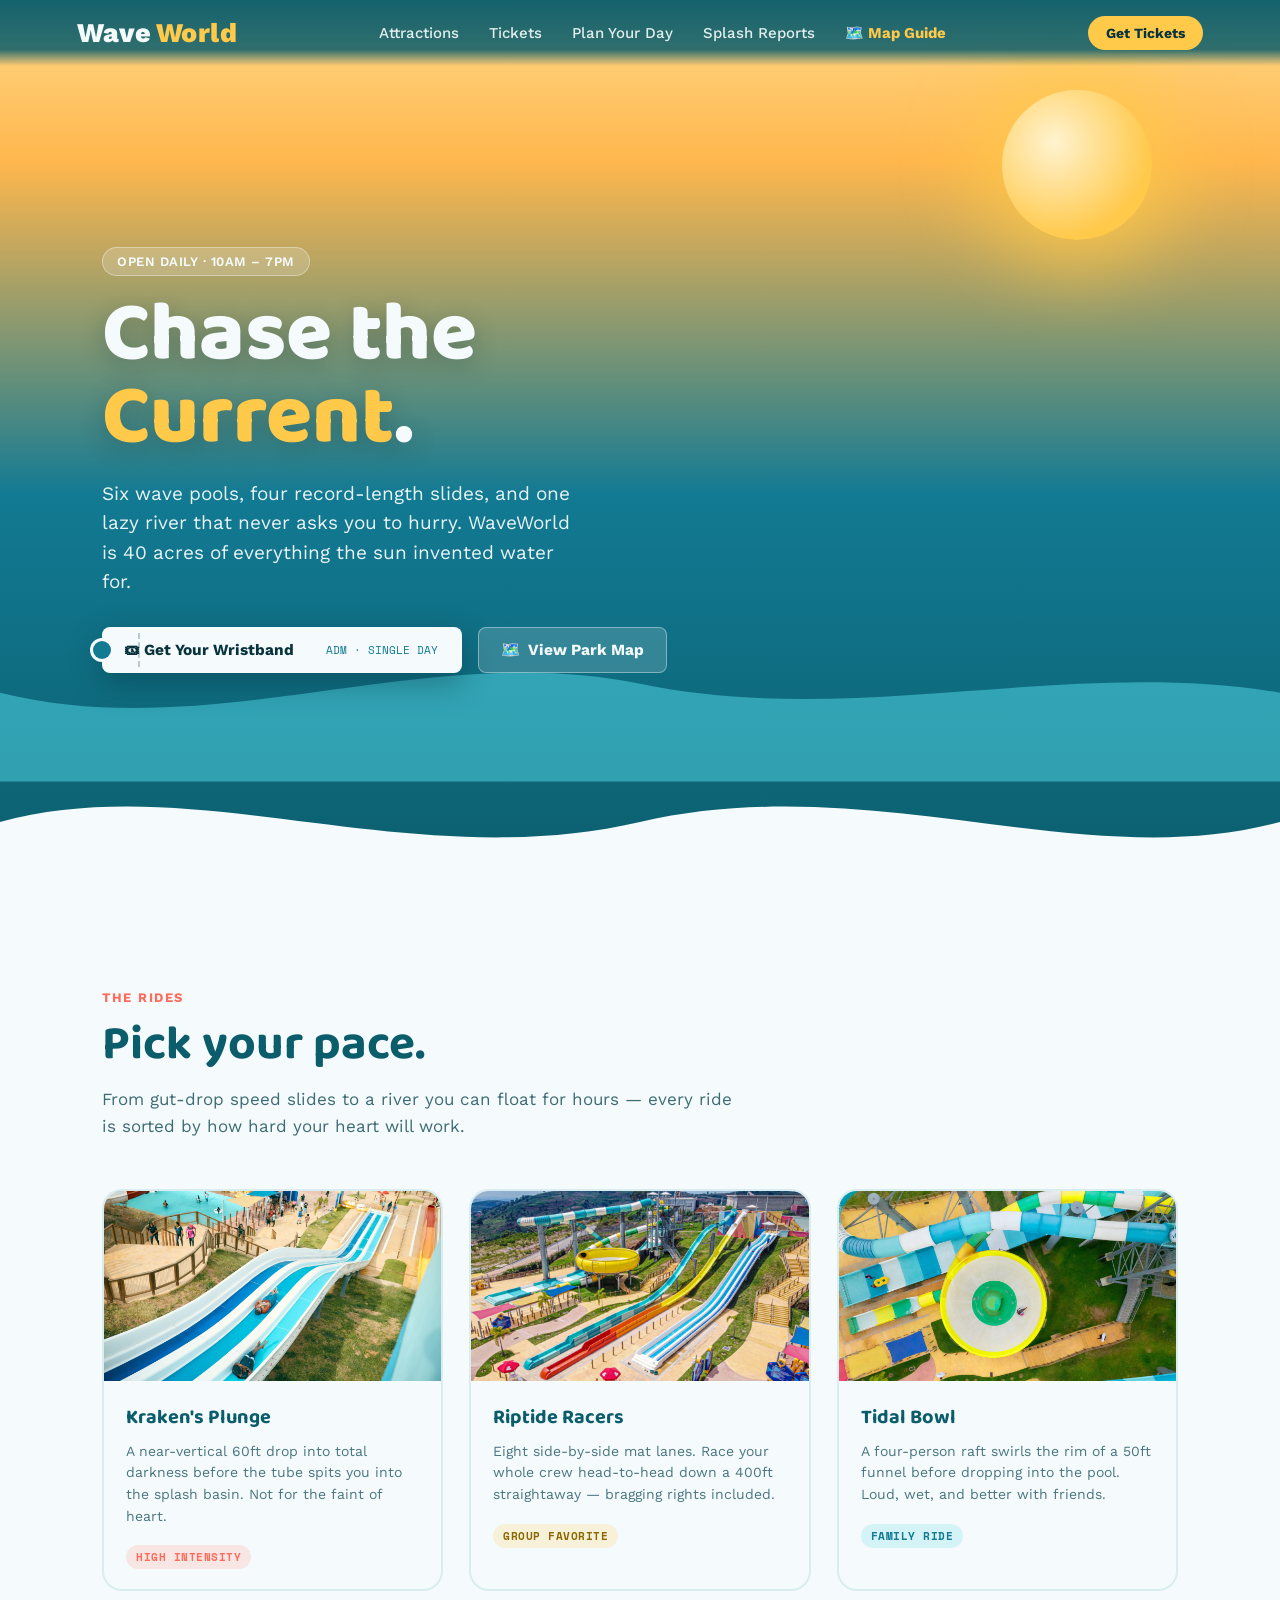
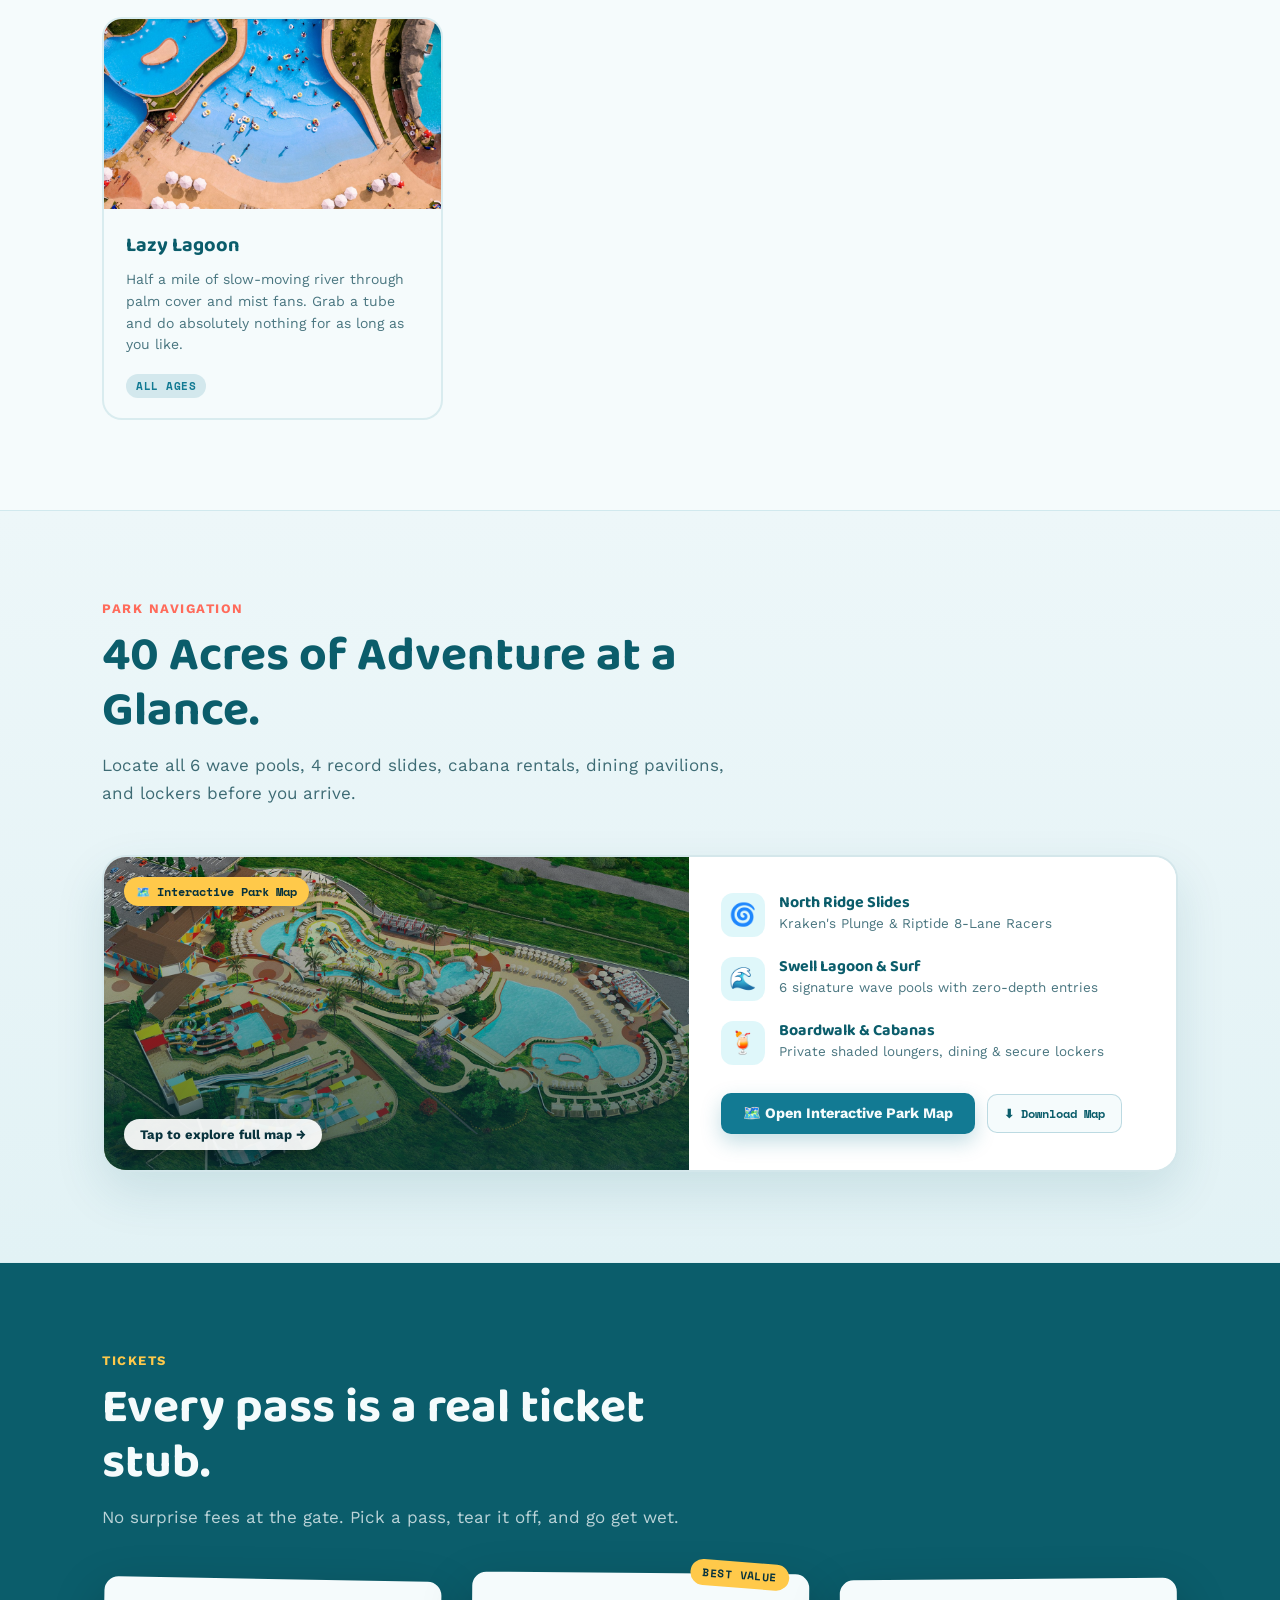
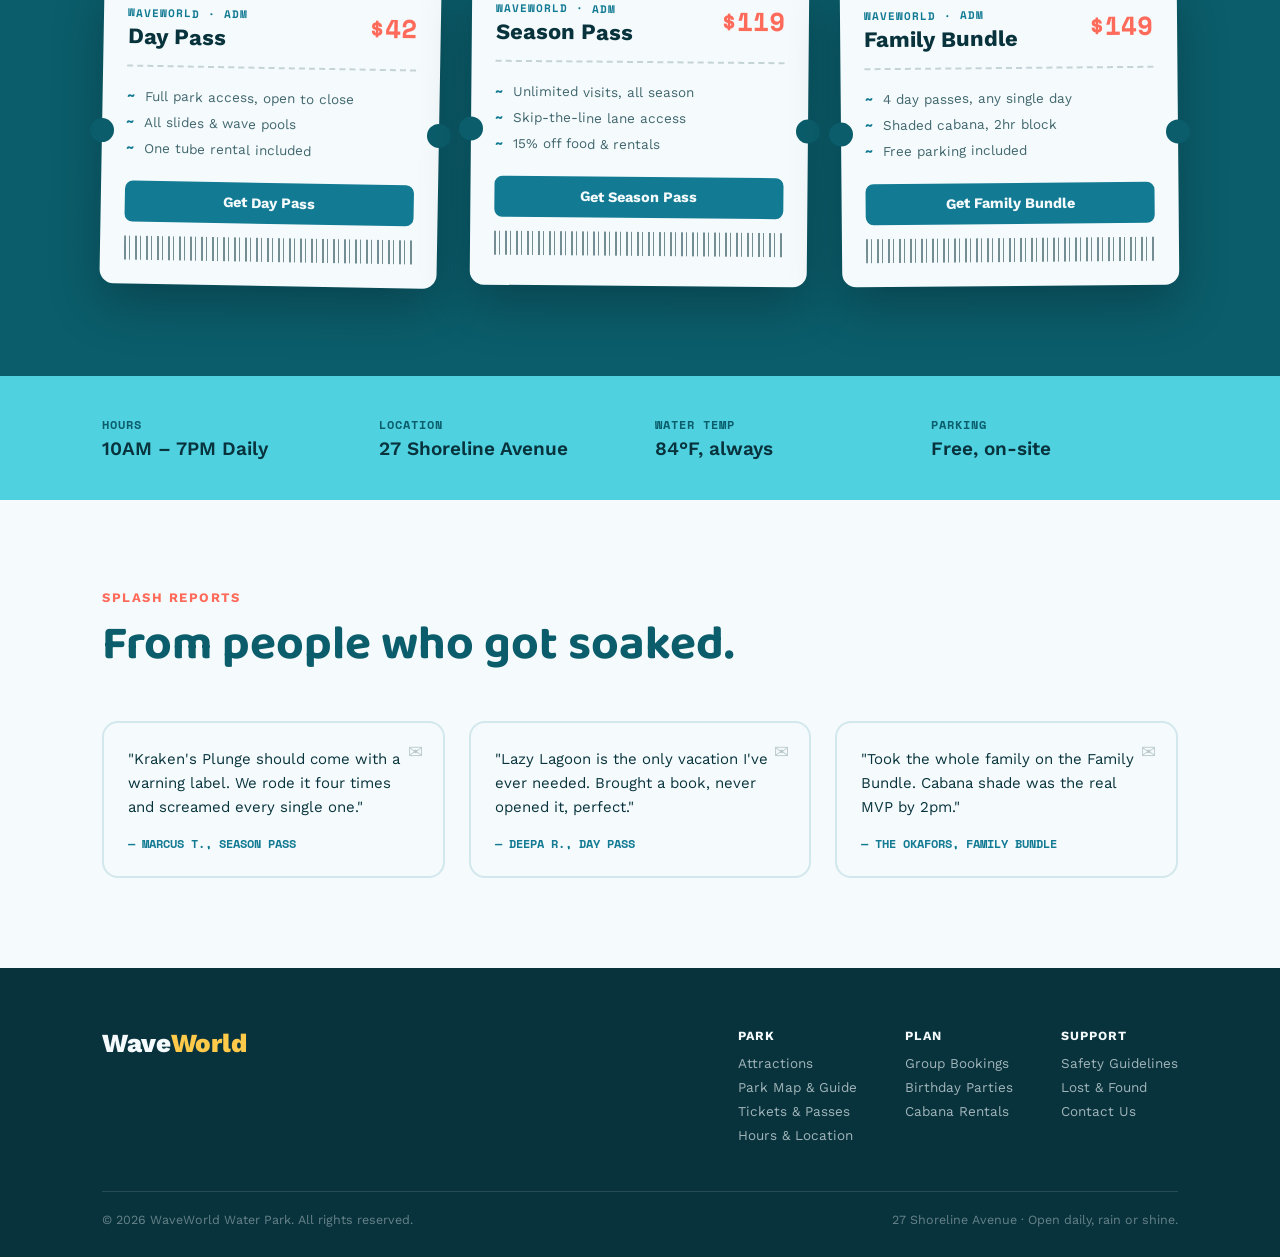
<file: index.html>
<!DOCTYPE html>
<html lang="en">
<head>
<meta charset="UTF-8">
<meta name="viewport" content="width=device-width, initial-scale=1.0">
<title>WaveWorld — Chase the Current</title>
<link rel="preconnect" href="https://fonts.googleapis.com">
<link href="https://fonts.googleapis.com/css2?family=Baloo+2:wght@500;600;700;800&family=Work+Sans:wght@400;500;600&family=Space+Mono:wght@400;700&display=swap" rel="stylesheet">
<link rel="stylesheet" href="styles.css">
</head>
<body>

  <!-- NAVIGATION -->
  <nav class="nav">
    <a href="index.html" class="logo">Wave<span>World</span></a>
    
    <div class="nav-links">
      <a href="#attractions">Attractions</a>
      <a href="#tickets">Tickets</a>
      <a href="#info">Plan Your Day</a>
      <a href="#reports">Splash Reports</a>
      <a href="map.html" class="nav-map-link">🗺️ Map Guide</a>
    </div>

    <div class="nav-actions">
      <a href="tickets.html" class="nav-cta">Get Tickets</a>
      <button class="nav-toggle" id="navToggle" aria-label="Toggle navigation menu" aria-expanded="false">
        <span class="bar"></span>
        <span class="bar"></span>
        <span class="bar"></span>
      </button>
    </div>

  </nav>

  <!-- MOBILE DROPDOWN MENU -->
  <div class="mobile-nav" id="mobileNav">
    <div class="mobile-nav-inner">
      <a href="map.html" class="mobile-map-featured">
        <span class="mobile-map-icon">🗺️</span>
        <div class="mobile-map-text">
          <strong>Interactive Park Map</strong>
          <small>Explore 40 acres of rides, pools &amp; cabanas</small>
        </div>
        <span class="mobile-map-arrow">→</span>
      </a>
      <a href="#attractions" class="mobile-nav-link">🌊 Attractions &amp; Rides</a>
      <a href="tickets.html" class="mobile-nav-link">🎫 All Tickets &amp; Passes</a>
      <a href="#info" class="mobile-nav-link">🕒 Hours &amp; Visitor Info</a>
      <a href="#reports" class="mobile-nav-link">💬 Splash Reports</a>
    </div>
  </div>

  <!-- HERO -->
  <header class="hero">
    <div class="sun"></div>
    <div class="hero-content">
      <span class="eyebrow">OPEN DAILY · 10AM – 7PM</span>
      <h1><span class="hero-line hero-line-1">Chase the</span><span class="hero-line hero-line-2"><em>Current</em>.</span></h1>
      <p>Six wave pools, four record-length slides, and one lazy river that never asks you to hurry. WaveWorld is 40 acres of everything the sun invented water for.</p>
      
      <div class="hero-cta-group">
        <a href="#tickets" class="ticket-btn">
          🎟 Get Your Wristband
          <span class="stub-code">ADM · SINGLE DAY</span>
        </a>
        <a href="map.html" class="hero-map-btn">
          <span class="hero-map-icon">🗺️</span>
          <span>View Park Map</span>
        </a>
      </div>
    </div>

    <div class="wave-wrap">
      <svg viewBox="0 0 1440 220" preserveAspectRatio="none">
        <path class="wave-anim-2" fill="#4FD1E0" fill-opacity="0.55" d="M0,120 C 240,180 480,60 720,110 C 960,160 1200,80 1440,120 L1440,220 L0,220 Z
          M1440,120 C 1680,180 1920,60 2160,110 C 2400,160 2640,80 2880,120 L2880,220 L1440,220 Z"/>
      </svg>
      <svg viewBox="0 0 1440 180" preserveAspectRatio="none" style="margin-top:-40px;">
        <path class="wave-anim-1" fill="#F5FBFC" d="M0,90 C 220,30 460,150 720,90 C 980,30 1220,150 1440,90 L1440,180 L0,180 Z
          M1440,90 C 1660,30 1900,150 2160,90 C 2420,30 2660,150 2880,90 L2880,180 L1440,180 Z"/>
      </svg>
    </div>
  </header>

  <!-- ATTRACTIONS -->
  <section id="attractions">
    <div class="section-head">
      <span class="eyebrow-dark">The Rides</span>
      <h2>Pick your pace.</h2>
      <p>From gut-drop speed slides to a river you can float for hours — every ride is sorted by how hard your heart will work.</p>
    </div>
    <div class="attractions-grid">

      <div class="ride-card">
        <img class="ride-img" src="images/ride5.jpg" alt="Kraken's Plunge">
        <h3>Kraken's Plunge</h3>
        <p>A near-vertical 60ft drop into total darkness before the tube spits you into the splash basin. Not for the faint of heart.</p>
        <span class="ride-tag" style="background:rgba(255,107,91,0.15); color:var(--coral-pop);">High Intensity</span>
      </div>

      <div class="ride-card">
        <img class="ride-img" src="images/ride1.jpg" alt="Riptide Racers">
        <h3>Riptide Racers</h3>
        <p>Eight side-by-side mat lanes. Race your whole crew head-to-head down a 400ft straightaway — bragging rights included.</p>
        <span class="ride-tag" style="background:rgba(255,201,74,0.2); color:#8a6800;">Group Favorite</span>
      </div>

      <div class="ride-card">
        <img class="ride-img" src="images/ride7.jpg" alt="Tidal Bowl">
        <h3>Tidal Bowl</h3>
        <p>A four-person raft swirls the rim of a 50ft funnel before dropping into the pool. Loud, wet, and better with friends.</p>
        <span class="ride-tag" style="background:rgba(79,209,224,0.2); color:var(--pool-blue);">Family Ride</span>
      </div>

      <div class="ride-card">
        <img class="ride-img" src="images/ride3.jpg" alt="Lazy Lagoon">
        <h3>Lazy Lagoon</h3>
        <p>Half a mile of slow-moving river through palm cover and mist fans. Grab a tube and do absolutely nothing for as long as you like.</p>
        <span class="ride-tag" style="background:rgba(18,122,147,0.15); color:var(--pool-blue);">All Ages</span>
      </div>

    </div>
  </section>

  <!-- HOMEPAGE PARK MAP PREVIEW -->
  <section id="park-map" class="map-teaser-section">
    <div class="section-head">
      <span class="eyebrow-dark">Park Navigation</span>
      <h2>40 Acres of Adventure at a Glance.</h2>
      <p>Locate all 6 wave pools, 4 record slides, cabana rentals, dining pavilions, and lockers before you arrive.</p>
    </div>

    <div class="map-teaser-card">
      <a href="map.html" class="map-teaser-preview" aria-label="Open Interactive Park Map">
        <img src="images/Park map.jpg" alt="WaveWorld Park Map Overview" class="map-teaser-img">
        <div class="map-teaser-overlay">
          <span class="map-teaser-badge">🗺️ Interactive Park Map</span>
          <div class="map-teaser-tap-badge">Tap to explore full map →</div>
        </div>
      </a>

      <div class="map-teaser-details">
        <div class="map-teaser-points">
          <div class="point-item">
            <span class="point-icon">🌀</span>
            <div>
              <strong>North Ridge Slides</strong>
              <p>Kraken's Plunge & Riptide 8-Lane Racers</p>
            </div>
          </div>
          <div class="point-item">
            <span class="point-icon">🌊</span>
            <div>
              <strong>Swell Lagoon & Surf</strong>
              <p>6 signature wave pools with zero-depth entries</p>
            </div>
          </div>
          <div class="point-item">
            <span class="point-icon">🍹</span>
            <div>
              <strong>Boardwalk & Cabanas</strong>
              <p>Private shaded loungers, dining & secure lockers</p>
            </div>
          </div>
        </div>

        <div class="map-teaser-cta-wrap">
          <a href="map.html" class="map-action-btn">
            🗺️ Open Interactive Park Map
          </a>
          <a href="images/park map.jpg" download="WaveWorld-Park-Map.jpg" class="map-download-pill">
            ⬇ Download Map
          </a>
        </div>
      </div>
    </div>
  </section>

  <!-- PRICING -->
  <section id="tickets" class="pricing-section">
    <div class="section-head">
      <span class="eyebrow-dark">Tickets</span>
      <h2>Every pass is a real ticket stub.</h2>
      <p>No surprise fees at the gate. Pick a pass, tear it off, and go get wet.</p>
    </div>

    <div class="tickets-row">
      <div class="stub">
        <div class="stub-top">
          <div>
            <div class="stub-park">WAVEWORLD · ADM</div>
            <div class="stub-name">Day Pass</div>
          </div>
          <div class="stub-price">$42</div>
        </div>
        <ul>
          <li>Full park access, open to close</li>
          <li>All slides & wave pools</li>
          <li>One tube rental included</li>
        </ul>
        <a href="tickets.html" class="stub-cta">Get Day Pass</a>
        <div class="stub-barcode"></div>
      </div>

      <div class="stub">
        <span class="best-value">BEST VALUE</span>
        <div class="stub-top">
          <div>
            <div class="stub-park">WAVEWORLD · ADM</div>
            <div class="stub-name">Season Pass</div>
          </div>
          <div class="stub-price">$119</div>
        </div>
        <ul>
          <li>Unlimited visits, all season</li>
          <li>Skip-the-line lane access</li>
          <li>15% off food & rentals</li>
        </ul>
        <a href="tickets.html" class="stub-cta">Get Season Pass</a>
        <div class="stub-barcode"></div>
      </div>

      <div class="stub">
        <div class="stub-top">
          <div>
            <div class="stub-park">WAVEWORLD · ADM</div>
            <div class="stub-name">Family Bundle</div>
          </div>
          <div class="stub-price">$149</div>
        </div>
        <ul>
          <li>4 day passes, any single day</li>
          <li>Shaded cabana, 2hr block</li>
          <li>Free parking included</li>
        </ul>
        <a href="tickets.html" class="stub-cta">Get Family Bundle</a>
        <div class="stub-barcode"></div>
      </div>
    </div>
  </section>

  <!-- INFO STRIP -->
  <div class="info-strip" id="info">
    <div class="info-item">
      <div class="label">Hours</div>
      <div class="value">10AM – 7PM Daily</div>
    </div>
    <div class="info-item">
      <div class="label">Location</div>
      <div class="value">27 Shoreline Avenue</div>
    </div>
    <div class="info-item">
      <div class="label">Water Temp</div>
      <div class="value">84°F, always</div>
    </div>
    <div class="info-item">
      <div class="label">Parking</div>
      <div class="value">Free, on-site</div>
    </div>
  </div>

  <!-- SPLASH REPORTS -->
  <section id="reports">
    <div class="section-head">
      <span class="eyebrow-dark">Splash Reports</span>
      <h2>From people who got soaked.</h2>
    </div>
    <div class="reports-grid">
      <div class="postcard">
        <p class="quote">"Kraken's Plunge should come with a warning label. We rode it four times and screamed every single one."</p>
        <div class="who">— MARCUS T., SEASON PASS</div>
      </div>
      <div class="postcard">
        <p class="quote">"Lazy Lagoon is the only vacation I've ever needed. Brought a book, never opened it, perfect."</p>
        <div class="who">— DEEPA R., DAY PASS</div>
      </div>
      <div class="postcard">
        <p class="quote">"Took the whole family on the Family Bundle. Cabana shade was the real MVP by 2pm."</p>
        <div class="who">— THE OKAFORS, FAMILY BUNDLE</div>
      </div>
    </div>
  </section>

  <!-- MOBILE NAV BACKDROP -->
  <div class="mobile-nav-backdrop" id="mobileNavBackdrop"></div>

  <!-- FOOTER -->
  <footer class="footer">
    <div class="footer-top">
      <a href="index.html" class="footer-logo">Wave<span>World</span></a>
      <div class="footer-links">
        <div class="footer-col">
          <h4>Park</h4>
          <a href="#attractions">Attractions</a>
          <a href="map.html">Park Map & Guide</a>
          <a href="#tickets">Tickets & Passes</a>
          <a href="#info">Hours & Location</a>
        </div>
        <div class="footer-col">
          <h4>Plan</h4>
          <a href="#">Group Bookings</a>
          <a href="#">Birthday Parties</a>
          <a href="#">Cabana Rentals</a>
        </div>
        <div class="footer-col">
          <h4>Support</h4>
          <a href="#">Safety Guidelines</a>
          <a href="#">Lost & Found</a>
          <a href="contact.html">Contact Us</a>
        </div>
      </div>
    </div>
    <div class="footer-bottom">
      <span>© 2026 WaveWorld Water Park. All rights reserved.</span>
      <span>27 Shoreline Avenue · Open daily, rain or shine.</span>
    </div>
  </footer>

  <script src="mobile_nav.js" defer></script>
</body>
</html>
</file>
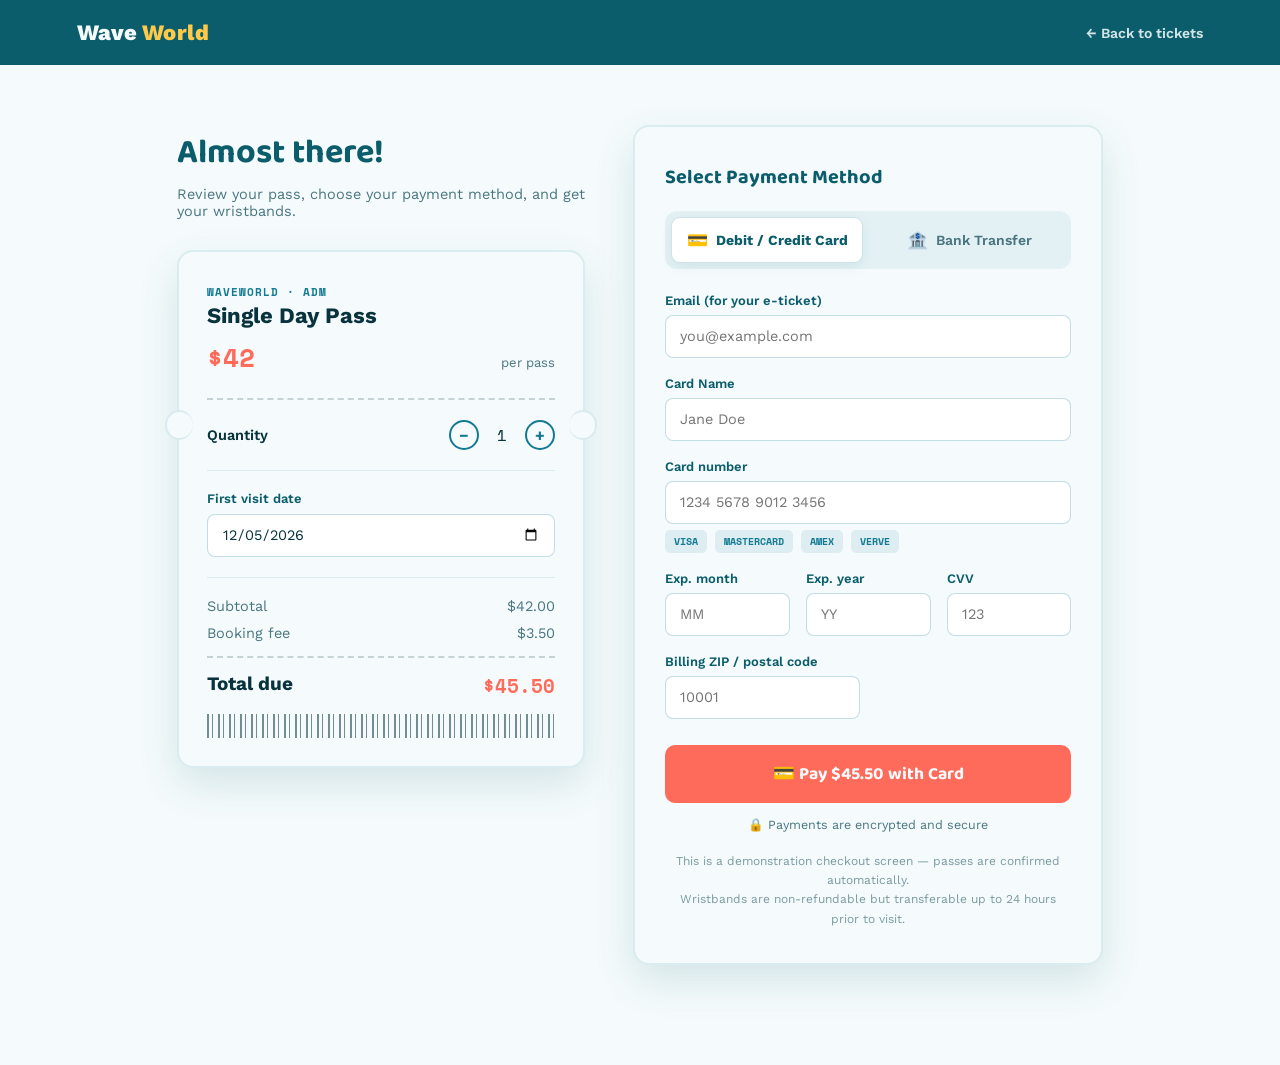
<file: checkout.html>
<!DOCTYPE html>
<html lang="en">
<head>
<meta charset="UTF-8">
<meta name="viewport" content="width=device-width, initial-scale=1.0">
<title>Checkout — WaveWorld Water Park</title>
<link rel="preconnect" href="https://fonts.googleapis.com">
<link href="https://fonts.googleapis.com/css2?family=Baloo+2:wght@500;600;700;800&family=Work+Sans:wght@400;500;600&family=Space+Mono:wght@400;700&display=swap" rel="stylesheet">
<link rel="stylesheet" href="styles.css">
</head>
<body>
  
  <!-- TOP BAR -->
  <div class="topbar">
    <a href="index.html" class="logo">Wave<span>World</span></a>
    <a href="tickets.html" class="back-link">← Back to tickets</a>
  </div>

  <div class="checkout-wrap">

    <!-- ORDER SUMMARY -->
    <div>
      <h1 class="page-title">Almost there!</h1>
      <p class="page-sub">Review your pass, choose your payment method, and get your wristbands.</p>

      <div class="summary-stub">
        <div class="stub-park" id="ticketPark">WAVEWORLD · ADM</div>
        <div class="stub-name" id="ticketName">Day Pass</div>
        <div class="stub-price-row">
          <div class="stub-price" id="ticketPriceVal">$42</div>
          <div class="stub-per">per pass</div>
        </div>

        <div class="qty-row">
          <div class="qty-label">Quantity</div>
          <div class="qty-control">
            <button class="qty-btn" type="button" id="qtyMinus" aria-label="Decrease quantity">−</button>
            <span class="qty-num" id="qtyNum">1</span>
            <button class="qty-btn" type="button" id="qtyPlus" aria-label="Increase quantity">+</button>
          </div>
        </div>

        <div class="date-row">
          <label for="visitDate">First visit date</label>
          <input type="date" id="visitDate">
        </div>

        <div class="totals">
          <div class="totals-line"><span>Subtotal</span><span id="subtotalVal">$42.00</span></div>
          <div class="totals-line"><span>Booking fee</span><span id="bookingFeeVal">$3.50</span></div>
          <div class="totals-line grand"><span>Total due</span><span id="totalDueVal">$45.50</span></div>
        </div>

        <div class="stub-barcode"></div>
      </div>
    </div>

    <!-- PAYMENT SECTION -->
    <div class="pay-card">
      <h3>Select Payment Method</h3>

      <!-- PAYMENT METHOD TABS -->
      <div class="payment-method-selector" role="tablist">
        <button type="button" class="method-tab active" id="tabCard" role="tab" aria-selected="true">
          <span class="method-icon">💳</span>
          <span class="method-label">Debit / Credit Card</span>
        </button>
        <button type="button" class="method-tab" id="tabBank" role="tab" aria-selected="false">
          <span class="method-icon">🏦</span>
          <span class="method-label">Bank Transfer</span>
        </button>
      </div>

      <!-- CARD PAYMENT -->
      <div id="cardPaymentPanel" class="pay-panel">
        <form id="cardForm">
          <div class="field">
            <label for="email">Email (for your e-ticket)</label>
            <input type="email" id="email" placeholder="you@example.com" required>
          </div>

          <div class="field">
            <label for="cardName">Card Name</label>
            <input type="text" id="cardName" placeholder="Jane Doe" required>
          </div>

          <div class="field">
            <label for="cardNumber">Card number</label>
            <input type="text" id="cardNumber" placeholder="1234 5678 9012 3456" inputmode="numeric" required>
            <div class="card-brands">
              <span class="card-brand">VISA</span>
              <span class="card-brand">MASTERCARD</span>
              <span class="card-brand">AMEX</span>
              <span class="card-brand">VERVE</span>
            </div>
          </div>

          <div class="field-row three">
            <div class="field">
              <label for="expMonth">Exp. month</label>
              <input type="text" id="expMonth" placeholder="MM" maxlength="2" required>
            </div>
            <div class="field">
              <label for="expYear">Exp. year</label>
              <input type="text" id="expYear" placeholder="YY" maxlength="2" required>
            </div>
            <div class="field">
              <label for="cvv">CVV</label>
              <input type="text" id="cvv" placeholder="123" maxlength="4" required>
            </div>
          </div>

          <div class="field-row">
            <div class="field">
              <label for="zip">Billing ZIP / postal code</label>
              <input type="text" id="zip" placeholder="10001" required>
            </div>
          </div>

          <button class="pay-btn" type="submit" id="payBtn">💳 Pay $45.50 with Card</button>
          <div class="secure-note">🔒 Payments are encrypted and secure</div>
        </form>
      </div>

      <!--  BANK TRANSFER -->
      <div id="bankPaymentPanel" class="pay-panel hidden">
        <div class="bank-instruction-box">
          <p class="bank-instruction-lead">Transfer the total due from your mobile banking app or USSD to the official WaveWorld park account below:</p>

          <div class="bank-account-card">
            <div class="bank-info-row">
              <span class="bank-info-label">Bank Name</span>
              <span class="bank-info-value">PayPal</span>
            </div>
            <div class="bank-info-row">
              <span class="bank-info-label">Account Name</span>
              <span class="bank-info-value">WaveWorld Waterparks Ltd</span>
            </div>
            <div class="bank-info-row highlighted">
              <div>
                <span class="bank-info-label">Account Number</span>
                <span class="bank-info-value mono-num" id="accNumberVal">0123456789</span>
              </div>
              <button type="button" class="copy-pill-btn" id="copyAccBtn">📋 Copy</button>
            </div>
            <div class="bank-info-row highlighted">
              <div>
                <span class="bank-info-label">Routing Number</span>
                <span class="bank-info-value mono-num" id="refCodeVal">12-84920-192</span>
              </div>
              <button type="button" class="copy-pill-btn" id="copyRefBtn">📋 Copy</button>
            </div>
            <div class="bank-info-row total-transfer-row">
              <span class="bank-info-label">Exact Amount</span>
              <span class="bank-info-amount" id="transferAmountVal">$45.50</span>
            </div>
          </div>
        </div>

        <form id="bankForm">
          <div class="field">
            <label for="bankEmail">Email (where e-ticket will be sent)</label>
            <input type="email" id="bankEmail" placeholder="you@example.com" required>
          </div>

          <div class="field">
            <label for="senderName">Sender / Account Holder Name</label>
            <input type="text" id="senderName" placeholder="Name on the bank account you sent from" required>
          </div>

          <button class="pay-btn bank-confirm-btn" type="submit" id="bankPayBtn">✅ I Have Transferred $45.50</button>
          <div class="secure-note">⚡ Automated instant confirmation upon receipt</div>
        </form>
      </div>

      <p class="fine-print">This is a demonstration checkout screen — passes are confirmed automatically.<br>Wristbands are non-refundable but transferable up to 24 hours prior to visit.</p>
    </div>

  </div>

  <!-- PAYMENT PROCESSING / SUCCESS MODAL -->
  <div id="paymentModal" class="payment-modal" aria-hidden="true" role="dialog" aria-label="Payment Status">
    <div class="payment-modal-backdrop" id="paymentModalBackdrop"></div>
    <div class="payment-modal-card">

      <!-- PHASE 1: Loading / Confirming -->
      <div id="payModalLoading" class="pay-modal-phase">
        <div class="pay-spinner-ring">
          <svg viewBox="0 0 64 64" fill="none" xmlns="http://www.w3.org/2000/svg" aria-hidden="true">
            <circle cx="32" cy="32" r="26" stroke="rgba(255,255,255,0.15)" stroke-width="5"/>
            <circle class="spinner-arc" cx="32" cy="32" r="26" stroke="url(#spinGrad)" stroke-width="5"
              stroke-linecap="round" stroke-dasharray="60 104"/>
            <defs>
              <linearGradient id="spinGrad" x1="0" y1="0" x2="64" y2="64" gradientUnits="userSpaceOnUse">
                <stop offset="0%" stop-color="#00d4ff"/>
                <stop offset="100%" stop-color="#0af"/>
              </linearGradient>
            </defs>
          </svg>
          <span class="pay-spinner-wave" aria-hidden="true">🌊</span>
        </div>
        <h2 class="pay-modal-title">Confirming Payment…</h2>
        <p class="pay-modal-sub">Please wait while we securely process your transaction.</p>
        <div class="pay-dots">
          <span></span><span></span><span></span>
        </div>
      </div>

      <!-- PHASE 2: Success -->
      <div id="payModalSuccess" class="pay-modal-phase hidden">
        <div class="pay-success-icon">
          <svg viewBox="0 0 72 72" fill="none" xmlns="http://www.w3.org/2000/svg" aria-hidden="true">
            <circle cx="36" cy="36" r="34" stroke="url(#successGrad)" stroke-width="4"/>
            <polyline class="check-mark" points="20,37 31,48 52,26" stroke="url(#successGrad)"
              stroke-width="4.5" stroke-linecap="round" stroke-linejoin="round"/>
            <defs>
              <linearGradient id="successGrad" x1="0" y1="0" x2="72" y2="72" gradientUnits="userSpaceOnUse">
                <stop offset="0%" stop-color="#00e676"/>
                <stop offset="100%" stop-color="#00bcd4"/>
              </linearGradient>
            </defs>
          </svg>
        </div>
        <h2 class="pay-modal-title success" id="paySuccessTitle">Payment Successful!</h2>
        <p class="pay-modal-sub" id="paySuccessMessage">Your tickets have been confirmed.</p>
        <div class="success-actions">
          <a href="index.html" class="pay-btn modal-home-btn" id="payModalHomeBtn">Close</a>
        </div>
      </div>

    </div>
  </div>

  <!-- EXTERNAL SCRIPTS -->
  <script src="checkout.js" defer></script>
</body>
</html>
</file>
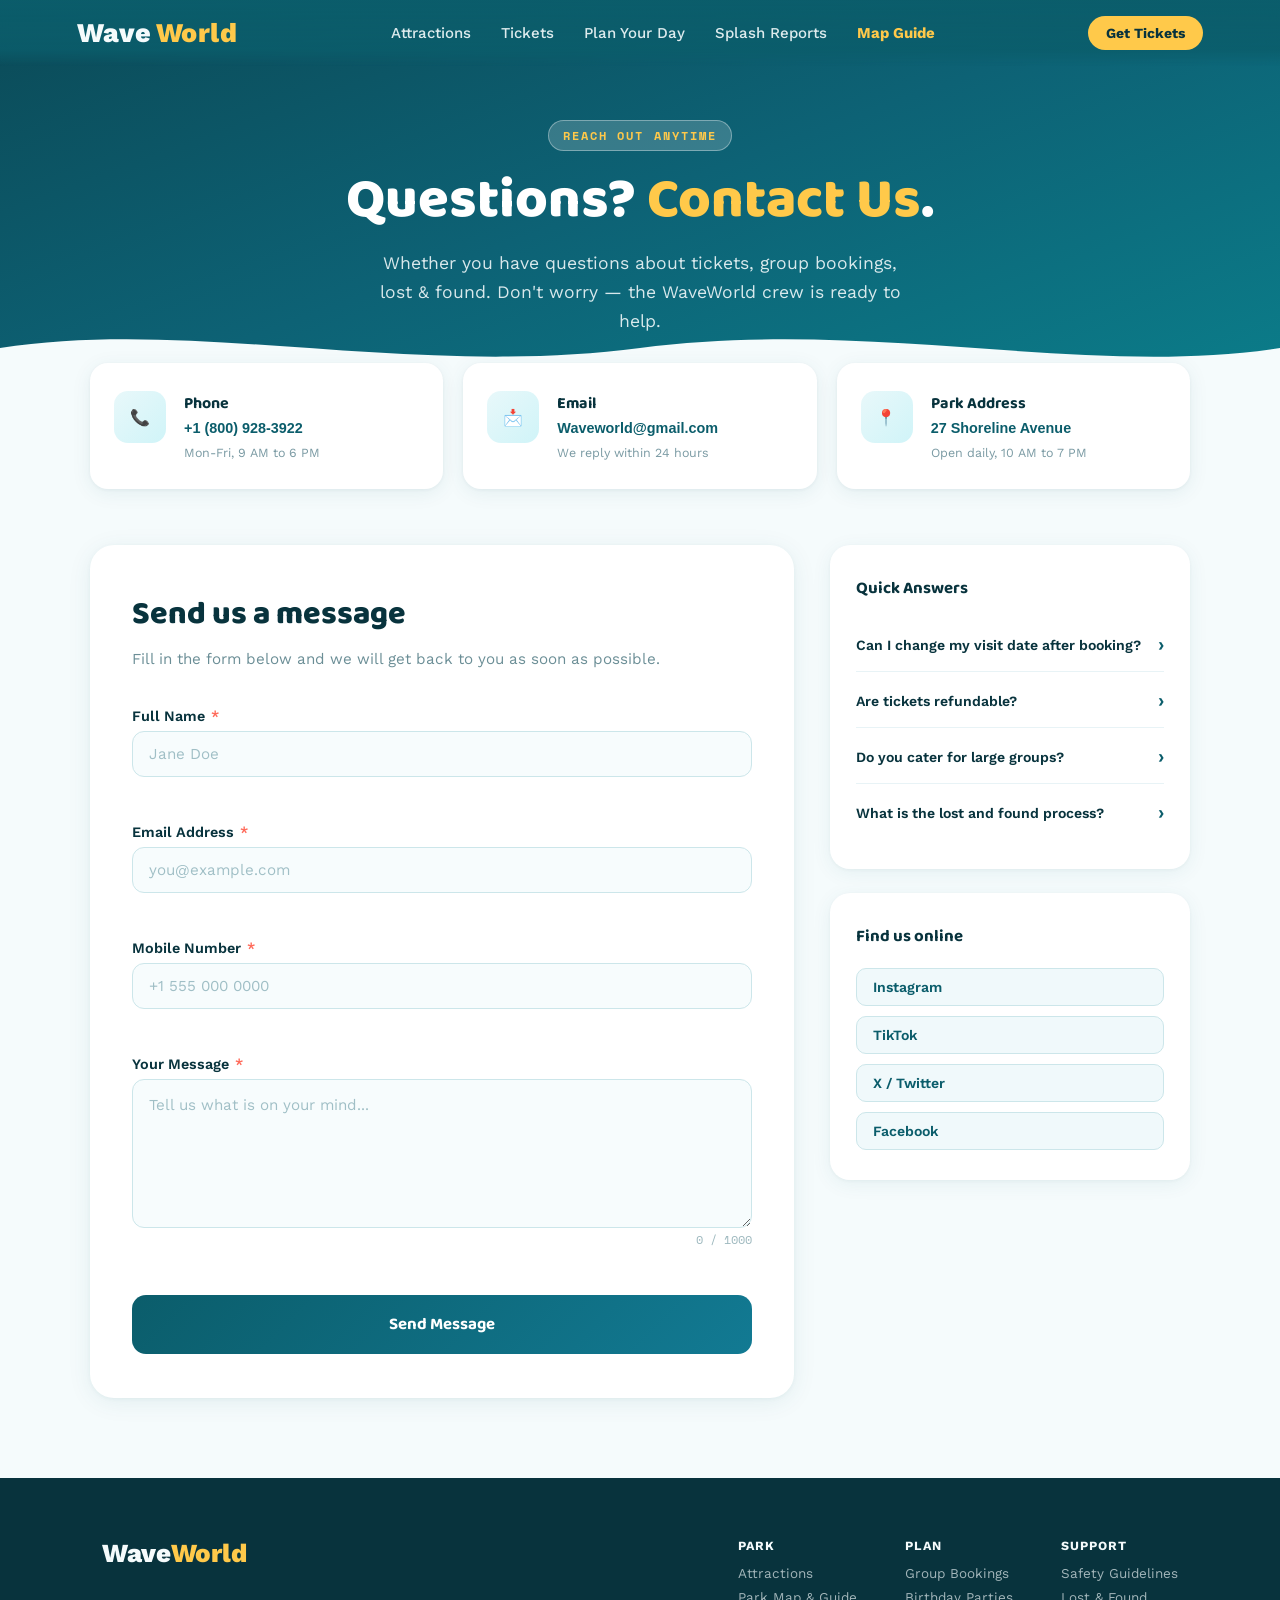
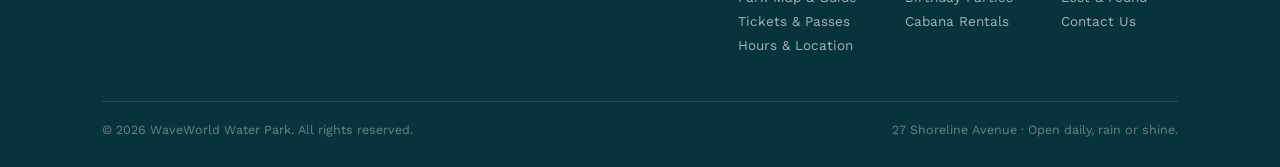
<file: contact.html>
<!DOCTYPE html>
<html lang="en">
<head>
  <meta charset="UTF-8">
  <meta name="viewport" content="width=device-width, initial-scale=1.0">
  <title>Contact Us — WaveWorld Water Park</title>
  <meta name="description" content="Get in touch with the WaveWorld team. Questions about tickets, group bookings, lost and found, or anything else — we are here to help.">
  <link rel="preconnect" href="https://fonts.googleapis.com">
  <link href="https://fonts.googleapis.com/css2?family=Baloo+2:wght@500;600;700;800&family=Work+Sans:wght@400;500;600&family=Space+Mono:wght@400;700&display=swap" rel="stylesheet">
  <link rel="stylesheet" href="styles.css">
  <link rel="stylesheet" href="contact.css">
</head>
<body>

  <!-- NAVIGATION -->
  <nav class="nav">
    <a href="index.html" class="logo">Wave<span>World</span></a>
    <div class="nav-links">
      <a href="index.html#attractions">Attractions</a>
      <a href="index.html#tickets">Tickets</a>
      <a href="index.html#info">Plan Your Day</a>
      <a href="index.html#reports">Splash Reports</a>
      <a href="map.html" class="nav-map-link">Map Guide</a>
    </div>
    <div class="nav-actions">
      <a href="tickets.html" class="nav-cta">Get Tickets</a>
      <button class="nav-toggle" id="navToggle" aria-label="Toggle navigation menu" aria-expanded="false">
        <span class="bar"></span>
        <span class="bar"></span>
        <span class="bar"></span>
      </button>
    </div>
  </nav>

  <!-- MOBILE DROPDOWN MENU -->
  <div class="mobile-nav" id="mobileNav">
    <div class="mobile-nav-inner">
      <a href="map.html" class="mobile-map-featured">
        <span class="mobile-map-icon">🗺️</span>
        <div class="mobile-map-text">
          <strong>Interactive Park Map</strong>
          <small>Explore 40 acres of rides, pools &amp; cabanas</small>
        </div>
        <span class="mobile-map-arrow">→</span>
      </a>
      <a href="index.html#attractions" class="mobile-nav-link">🌊 Attractions &amp; Rides</a>
      <a href="tickets.html" class="mobile-nav-link">🎫 All Tickets &amp; Passes</a>
      <a href="index.html#info" class="mobile-nav-link">🕒 Hours &amp; Visitor Info</a>
      <a href="index.html#reports" class="mobile-nav-link">💬 Splash Reports</a>
      <a href="contact.html" class="mobile-nav-link active-nav">✉️ Contact Us</a>
    </div>
  </div>

  <!-- CONTACT HERO -->
  <header class="contact-hero">
    <div class="contact-hero-content">
      <span class="eyebrow">REACH OUT ANYTIME</span>
      <h2>Questions? <em>Contact Us</em>.</h2>
      <p>Whether you have questions about tickets, group bookings, lost &amp; found. Don't worry — the WaveWorld crew is ready to help.</p>
    </div>
    <div class="wave-wrap">
      <svg viewBox="0 0 1440 180" preserveAspectRatio="none">
        <path class="wave-anim-1" fill="#F5FBFC" d="M0,90 C 220,30 460,150 720,90 C 980,30 1220,150 1440,90 L1440,180 L0,180 Z
          M1440,90 C 1660,30 1900,150 2160,90 C 2420,30 2660,150 2880,90 L2880,180 L1440,180 Z"/>
      </svg>
    </div>
  </header>

  <!-- MAIN CONTENT -->
  <main class="contact-main">

    <!-- INFO CARDS -->
    <div class="contact-info-strip">
      <div class="contact-info-card" id="infoCardPhone">
        <div class="cic-icon">📞</div>
        <div class="cic-body">
          <h3>Phone</h3>
          <p>+1 (800) 928-3922</p>
          <span class="cic-note">Mon-Fri, 9 AM to 6 PM</span>
        </div>
      </div>
      <div class="contact-info-card" id="infoCardEmail">
        <div class="cic-icon">📩</div>
        <div class="cic-body">
          <h3>Email</h3>
          <p>Waveworld@gmail.com</p>
          <span class="cic-note">We reply within 24 hours</span>
        </div>
      </div>
      <div class="contact-info-card" id="infoCardLocation">
        <div class="cic-icon">📍</div>
        <div class="cic-body">
          <h3>Park Address</h3>
          <p>27 Shoreline Avenue</p>
          <span class="cic-note">Open daily, 10 AM to 7 PM</span>
        </div>
      </div>
    </div>

    <!-- FORM + SIDE PANEL -->
    <div class="contact-layout">

      <!-- FORM CARD -->
      <div class="contact-form-card">
        <div class="cfc-header">
          <h2>Send us a message</h2>
          <p>Fill in the form below and we will get back to you as soon as possible.</p>
        </div>

        <form class="contact-form" id="contactForm" novalidate>

          <div class="cf-field" id="fieldFullName">
            <label for="fullName">Full Name <span class="cf-required" aria-hidden="true">*</span></label>
            <div class="cf-input-wrap">
              <input type="text" id="fullName" name="fullName" placeholder="Jane Doe" autocomplete="name" required>
            </div>
            <span class="cf-error-msg" id="errFullName" role="alert" aria-live="polite"></span>
          </div>

          <div class="cf-field" id="fieldEmail">
            <label for="contactEmail">Email Address <span class="cf-required" aria-hidden="true">*</span></label>
            <div class="cf-input-wrap">
              <input type="email" id="contactEmail" name="email" placeholder="you@example.com" autocomplete="email" required>
            </div>
            <span class="cf-error-msg" id="errEmail" role="alert" aria-live="polite"></span>
          </div>

          <div class="cf-field" id="fieldPhone">
            <label for="mobileNumber">Mobile Number <span class="cf-required" aria-hidden="true">*</span></label>
            <div class="cf-input-wrap">
              <input type="tel" id="mobileNumber" name="mobile" placeholder="+1 555 000 0000" autocomplete="tel" inputmode="tel" required>
            </div>
            <span class="cf-error-msg" id="errPhone" role="alert" aria-live="polite"></span>
          </div>

          <div class="cf-field" id="fieldMessage">
            <label for="message">Your Message <span class="cf-required" aria-hidden="true">*</span></label>
            <textarea id="message" name="message" placeholder="Tell us what is on your mind..." rows="5" maxlength="1000" required></textarea>
            <div class="cf-char-count"><span id="charCount">0</span> / 1000</div>
            <span class="cf-error-msg" id="errMessage" role="alert" aria-live="polite"></span>
          </div>

          <button type="submit" class="cf-submit-btn" id="contactSubmitBtn">
            <span class="cf-btn-text">Send Message</span>
            <span class="cf-btn-spinner" aria-hidden="true"></span>
          </button>

        </form>
      </div>

      <!-- SIDE PANEL -->
      <aside class="contact-side">

        <div class="contact-side-block" id="sideBlockFAQ">
          <h3>Quick Answers</h3>
          <ul class="contact-faq">
            <li>
              <button class="faq-toggle" aria-expanded="false" id="faq1Btn" aria-controls="faq1Body">
                Can I change my visit date after booking?
                <span class="faq-chevron" aria-hidden="true">&rsaquo;</span>
              </button>
              <div class="faq-body" id="faq1Body" hidden>
                Yes! Date changes are free up to 48 hours before your visit. Contact us with your booking reference.
              </div>
            </li>
            <li>
              <button class="faq-toggle" aria-expanded="false" id="faq2Btn" aria-controls="faq2Body">
                Are tickets refundable?
                <span class="faq-chevron" aria-hidden="true">&rsaquo;</span>
              </button>
              <div class="faq-body" id="faq2Body" hidden>
                Wristbands are non-refundable but fully transferable up to 24 hours before your visit.
              </div>
            </li>
            <li>
              <button class="faq-toggle" aria-expanded="false" id="faq3Btn" aria-controls="faq3Body">
                Do you cater for large groups?
                <span class="faq-chevron" aria-hidden="true">&rsaquo;</span>
              </button>
              <div class="faq-body" id="faq3Body" hidden>
                Absolutely. Groups of 15 or more get dedicated coordinators and special pricing. Select Group and Corporate Bookings in the form.
              </div>
            </li>
            <li>
              <button class="faq-toggle" aria-expanded="false" id="faq4Btn" aria-controls="faq4Body">
                What is the lost and found process?
                <span class="faq-chevron" aria-hidden="true">&rsaquo;</span>
              </button>
              <div class="faq-body" id="faq4Body" hidden>
                Items are held at the Guest Services hut near the main entrance for 30 days. Send us a message with a description and your visit date.
              </div>
            </li>
          </ul>
        </div>

        <div class="contact-side-block contact-social-block" id="sideBlockSocial">
          <h3>Find us online</h3>
          <div class="contact-social-links">
            <a href="#" class="social-pill" id="socialInstagram" aria-label="WaveWorld on Instagram">Instagram</a>
            <a href="#" class="social-pill" id="socialTikTok" aria-label="WaveWorld on TikTok">TikTok</a>
            <a href="#" class="social-pill" id="socialTwitter" aria-label="WaveWorld on X/Twitter">X / Twitter</a>
            <a href="#" class="social-pill" id="socialFacebook" aria-label="WaveWorld on Facebook">Facebook</a>
          </div>
        </div>

      </aside>
    </div>

  </main>

  <!-- FOOTER -->
  <footer class="footer">
    <div class="footer-top">
      <a href="index.html" class="footer-logo">Wave<span>World</span></a>
      <div class="footer-links">
        <div class="footer-col">
          <h4>Park</h4>
          <a href="index.html#attractions">Attractions</a>
          <a href="map.html">Park Map &amp; Guide</a>
          <a href="index.html#tickets">Tickets &amp; Passes</a>
          <a href="index.html#info">Hours &amp; Location</a>
        </div>
        <div class="footer-col">
          <h4>Plan</h4>
          <a href="#">Group Bookings</a>
          <a href="#">Birthday Parties</a>
          <a href="#">Cabana Rentals</a>
        </div>
        <div class="footer-col">
          <h4>Support</h4>
          <a href="#">Safety Guidelines</a>
          <a href="#">Lost &amp; Found</a>
          <a href="contact.html">Contact Us</a>
        </div>
      </div>
    </div>
    <div class="footer-bottom">
      <span>&copy; 2026 WaveWorld Water Park. All rights reserved.</span>
      <span>27 Shoreline Avenue &middot; Open daily, rain or shine.</span>
    </div>
  </footer>

  <!-- MOBILE NAV BACKDROP -->
  <div class="mobile-nav-backdrop" id="mobileNavBackdrop"></div>

  <!-- SUCCESS TOAST -->
  <div class="contact-toast" id="contactToast" role="status" aria-live="polite" aria-atomic="true">
    <div class="toast-body">
      <strong>Message sent!</strong>
      <span>Thank you for contacting Waveworld.</span>
    </div>
    <button class="toast-close" id="toastClose" aria-label="Dismiss notification">&times;</button>
  </div>

  <script src="mobile_nav.js" defer></script>
  <script src="contact.js" defer></script>
</body>
</html>
</file>
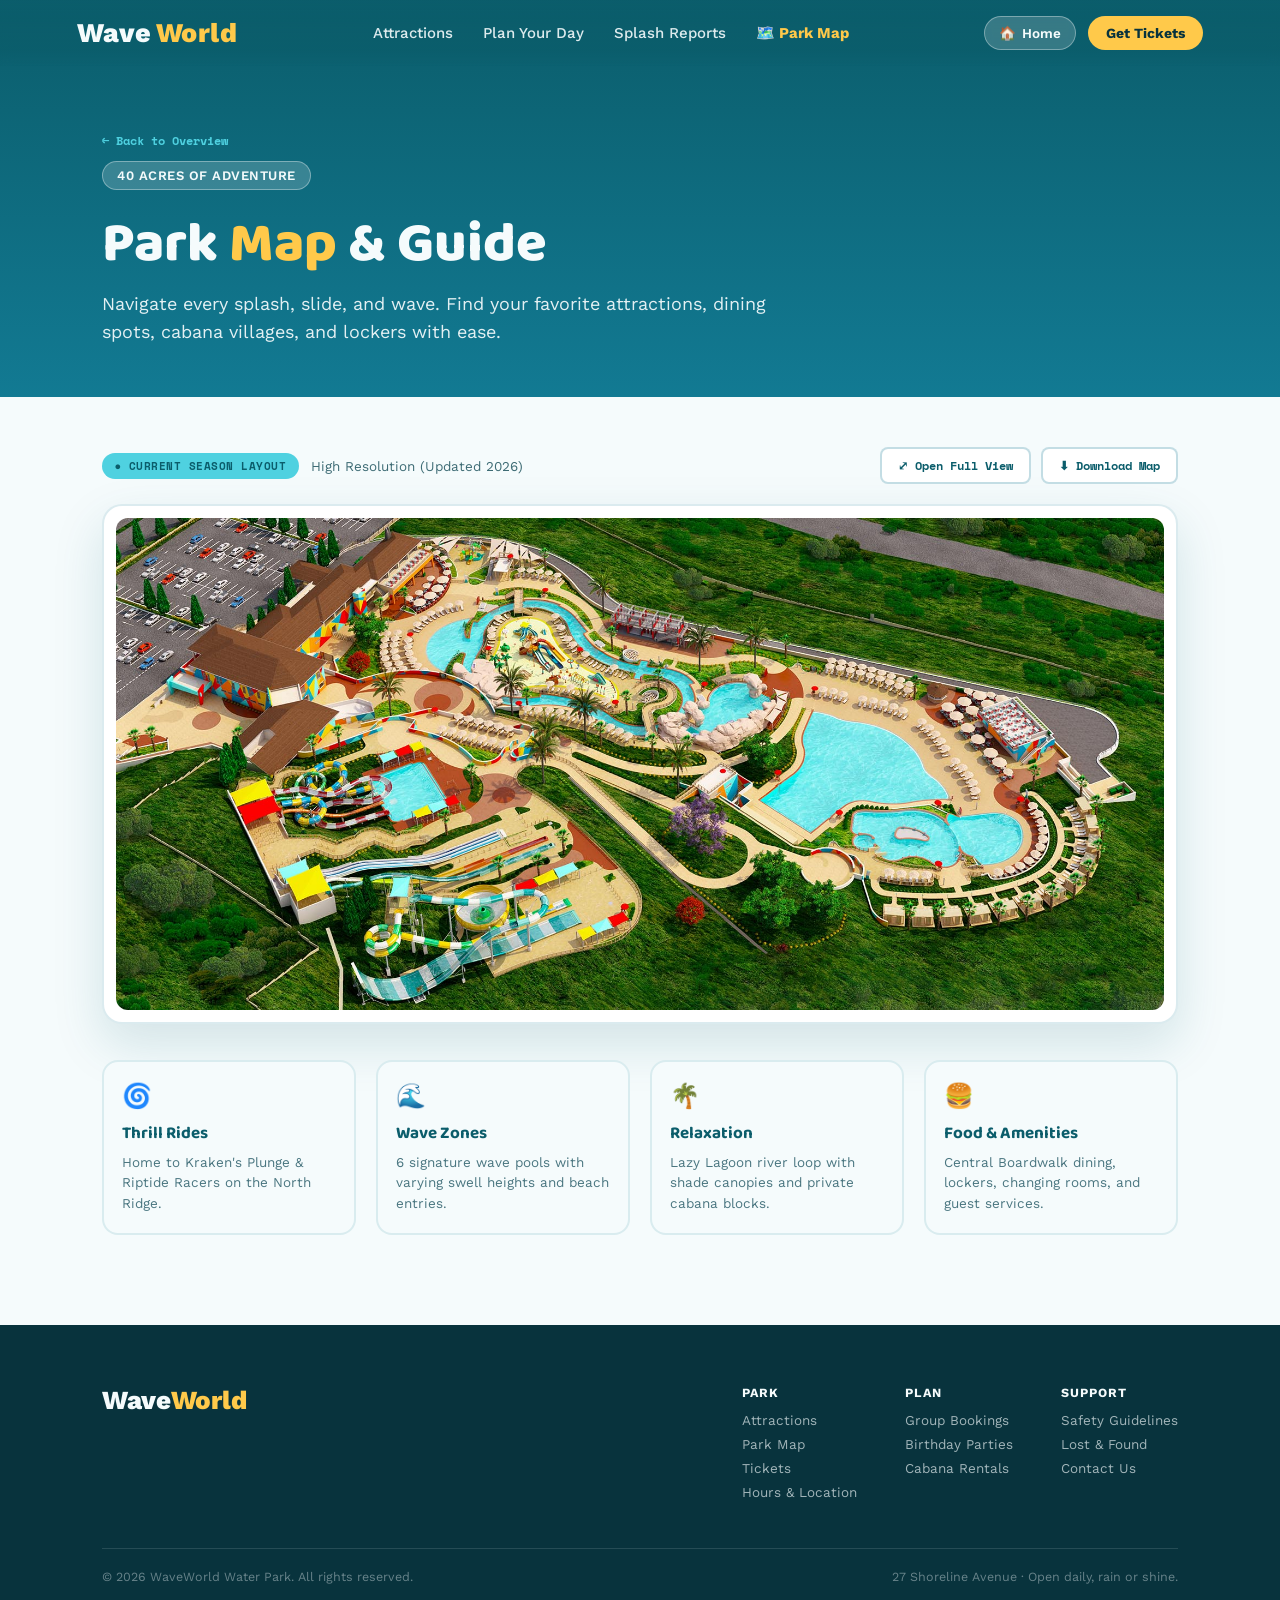
<file: map.html>
<!DOCTYPE html>
<html lang="en">
<head>
<meta charset="UTF-8">
<meta name="viewport" content="width=device-width, initial-scale=1.0">
<title>Park Map & Guide — WaveWorld Water Park</title>
<link rel="preconnect" href="https://fonts.googleapis.com">
<link href="https://fonts.googleapis.com/css2?family=Baloo+2:wght@500;600;700;800&family=Work+Sans:wght@400;500;600&family=Space+Mono:wght@400;700&display=swap" rel="stylesheet">
<link rel="stylesheet" href="styles.css">
</head>
<body>
  
  <!-- NAVIGATION -->
  <nav class="nav">
    <a href="index.html" class="logo">Wave<span>World</span></a>
    
    <div class="nav-links">
      <a href="index.html#attractions">Attractions</a>
      <a href="index.html#info">Plan Your Day</a>
      <a href="index.html#reports">Splash Reports</a>
      <a href="map.html" class="nav-map-link active-nav">🗺️ Park Map</a>
    </div>

    <div class="nav-actions">
      <a href="index.html" class="nav-quick-map" title="Return to Homepage">🏠 <span>Home</span></a>
      <a href="tickets.html" class="nav-cta">Get Tickets</a>
      <button class="nav-toggle" id="navToggle" aria-label="Toggle navigation menu" aria-expanded="false">
        <span class="bar"></span>
        <span class="bar"></span>
        <span class="bar"></span>
      </button>
    </div>

  </nav>

  <!-- MOBILE DROPDOWN MENU -->
  <div class="mobile-nav" id="mobileNav">
    <div class="mobile-nav-inner">
      <a href="index.html" class="mobile-map-featured">
        <span class="mobile-map-icon">🏠</span>
        <div class="mobile-map-text">
          <strong>Back to WaveWorld Home</strong>
          <small>Attractions, tickets &amp; park info</small>
        </div>
        <span class="mobile-map-arrow">→</span>
      </a>
      <a href="index.html#attractions" class="mobile-nav-link">🌊 Attractions &amp; Rides</a>
      <a href="tickets.html" class="mobile-nav-link">🎫 All Tickets &amp; Passes</a>
      <a href="index.html#info" class="mobile-nav-link">🕒 Hours &amp; Visitor Info</a>
      <a href="index.html#reports" class="mobile-nav-link">💬 Splash Reports</a>
    </div>
  </div>

  <!-- MAP HERO HEADER -->
  <header class="map-header">
    <div class="map-header-content">
      <div class="map-breadcrumb">
        <a href="index.html">← Back to Overview</a>
      </div>
      <span class="eyebrow">40 ACRES OF ADVENTURE</span>
      <h1>Park <em>Map</em> & Guide</h1>
      <p>Navigate every splash, slide, and wave. Find your favorite attractions, dining spots, cabana villages, and lockers with ease.</p>
    </div>
  </header>

  <!-- MAP SECTION -->
  <section class="map-section">
    <div class="map-toolbar">
      <div class="map-toolbar-info">
        <span class="badge-live">● CURRENT SEASON LAYOUT</span>
        <span class="map-note">High Resolution (Updated 2026)</span>
      </div>
      <div class="map-toolbar-buttons">
        <a href="images/Park map.jpg" id="openFullViewBtn" class="btn-secondary">⤢ Open Full View</a>
        <a href="images/Park map.jpg" download="WaveWorld-Park-Map.jpg" class="btn-secondary">⬇ Download Map</a>
      </div>
    </div>

    <!-- MAP DISPLAY WRAPPER -->
    <div class="map-wrapper">
      <img src="images/Park map.jpg" alt="WaveWorld Water Park Map" class="map-img" id="mapPreviewImg">
    </div>

    <!-- MAP QUICK GUIDE & HIGHLIGHTS -->
    <div class="map-highlights">
      <div class="highlight-card">
        <div class="highlight-icon">🌀</div>
        <h3>Thrill Rides</h3>
        <p>Home to Kraken's Plunge & Riptide Racers on the North Ridge.</p>
      </div>

      <div class="highlight-card">
        <div class="highlight-icon">🌊</div>
        <h3>Wave Zones</h3>
        <p>6 signature wave pools with varying swell heights and beach entries.</p>
      </div>

      <div class="highlight-card">
        <div class="highlight-icon">🌴</div>
        <h3>Relaxation</h3>
        <p>Lazy Lagoon river loop with shade canopies and private cabana blocks.</p>
      </div>

      <div class="highlight-card">
        <div class="highlight-icon">🍔</div>
        <h3>Food & Amenities</h3>
        <p>Central Boardwalk dining, lockers, changing rooms, and guest services.</p>
      </div>
    </div>
  </section>

  <!-- MOBILE NAV BACKDROP -->
  <div class="mobile-nav-backdrop" id="mobileNavBackdrop"></div>

  <!-- FOOTER -->
  <footer class="footer">
    <div class="footer-top">
      <a href="index.html" class="footer-logo">Wave<span>World</span></a>
      <div class="footer-links">
        <div class="footer-col">
          <h4>Park</h4>
          <a href="index.html#attractions">Attractions</a>
          <a href="map.html">Park Map</a>
          <a href="index.html#tickets">Tickets</a>
          <a href="index.html#info">Hours & Location</a>
        </div>
        <div class="footer-col">
          <h4>Plan</h4>
          <a href="#">Group Bookings</a>
          <a href="#">Birthday Parties</a>
          <a href="#">Cabana Rentals</a>
        </div>
        <div class="footer-col">
          <h4>Support</h4>
          <a href="#">Safety Guidelines</a>
          <a href="#">Lost & Found</a>
          <a href="contact.html">Contact Us</a>
        </div>
      </div>
    </div>
    <div class="footer-bottom">
      <span>© 2026 WaveWorld Water Park. All rights reserved.</span>
      <span>27 Shoreline Avenue · Open daily, rain or shine.</span>
    </div>
  </footer>

  <!-- IN-PAGE MAP IMAGE MODAL-->
  <div id="mapImageModal" class="map-modal" aria-hidden="true" role="dialog" aria-label="Full park map">
    <div class="map-modal-backdrop" id="mapModalBackdrop"></div>
    <div class="map-image-modal-content">
      <button type="button" id="mapModalClose" class="map-modal-close" aria-label="Close map view">✕</button>
      <img src="images/Park map.jpg" alt="WaveWorld Full Park Map" class="map-modal-img">
    </div>
  </div>

  <script src="mobile_nav.js" defer></script>
  <script src="map.js" defer></script>
</body>
</html>
</file>
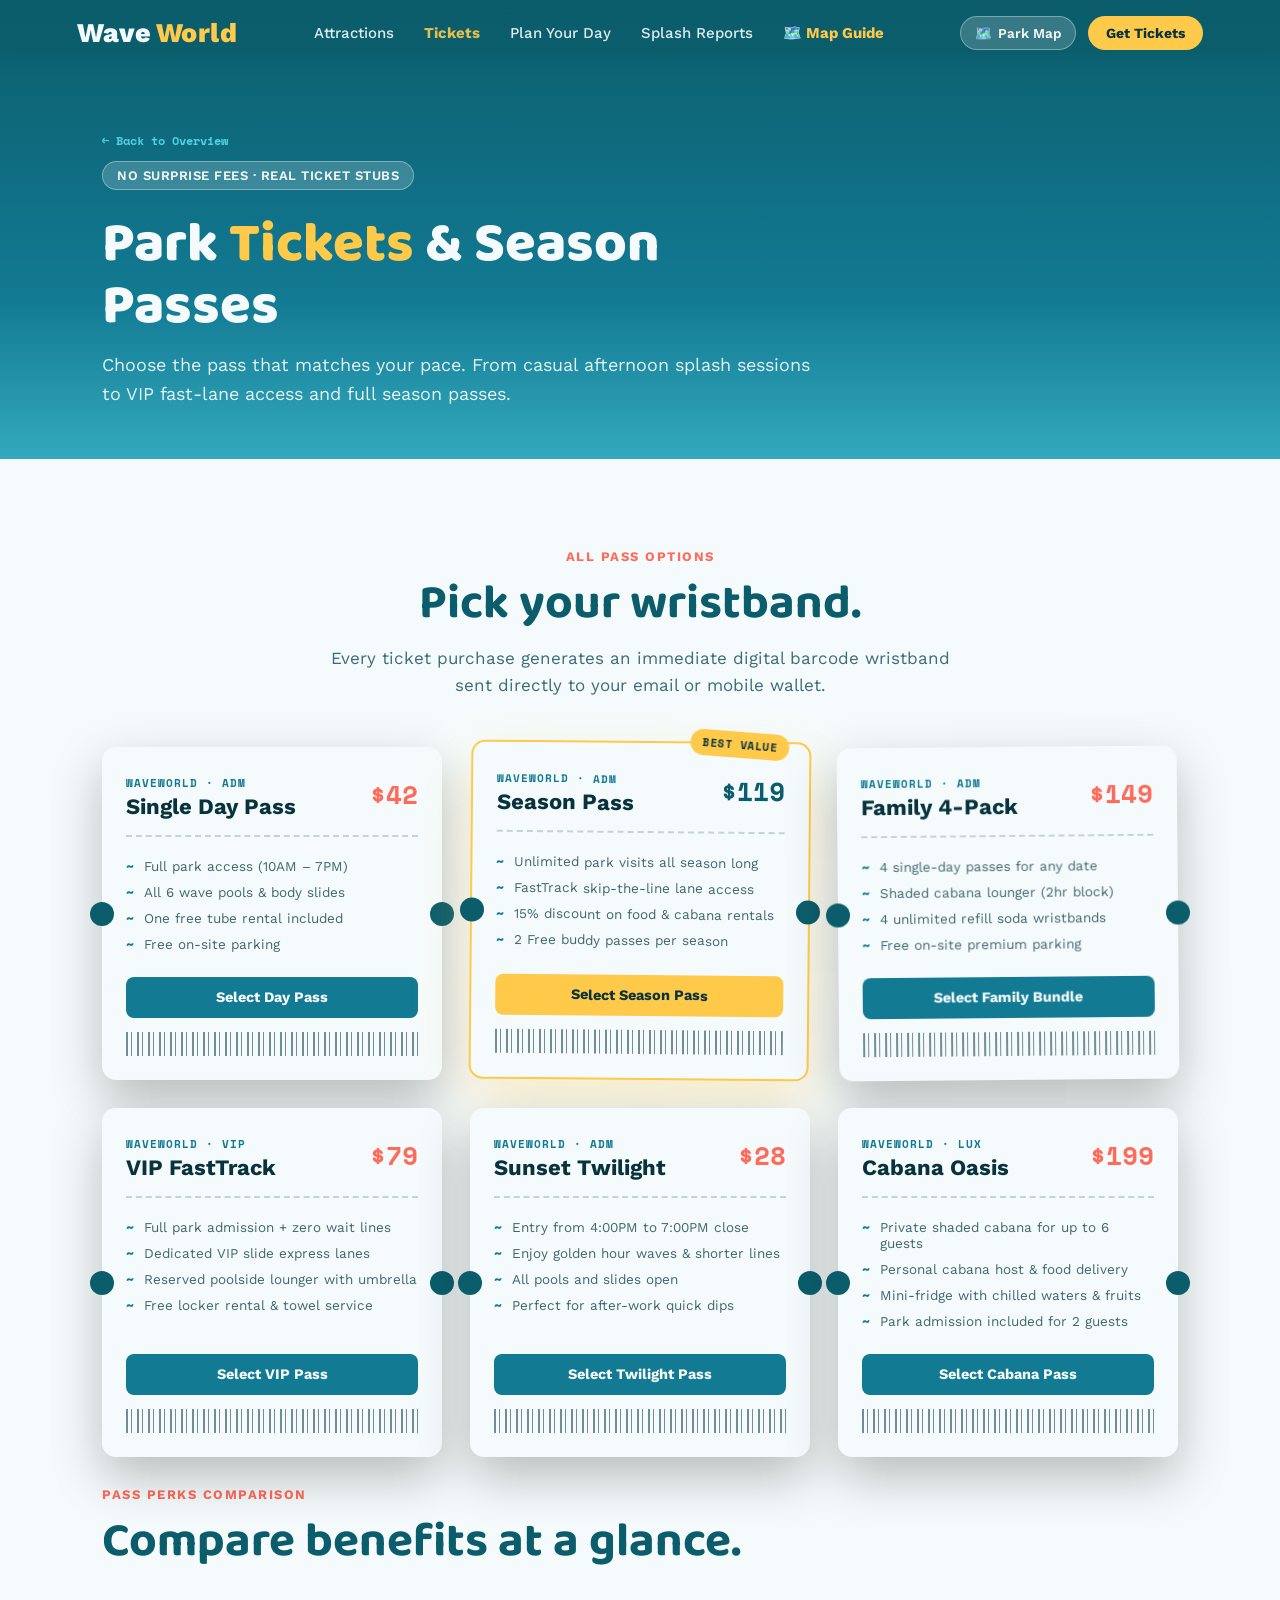
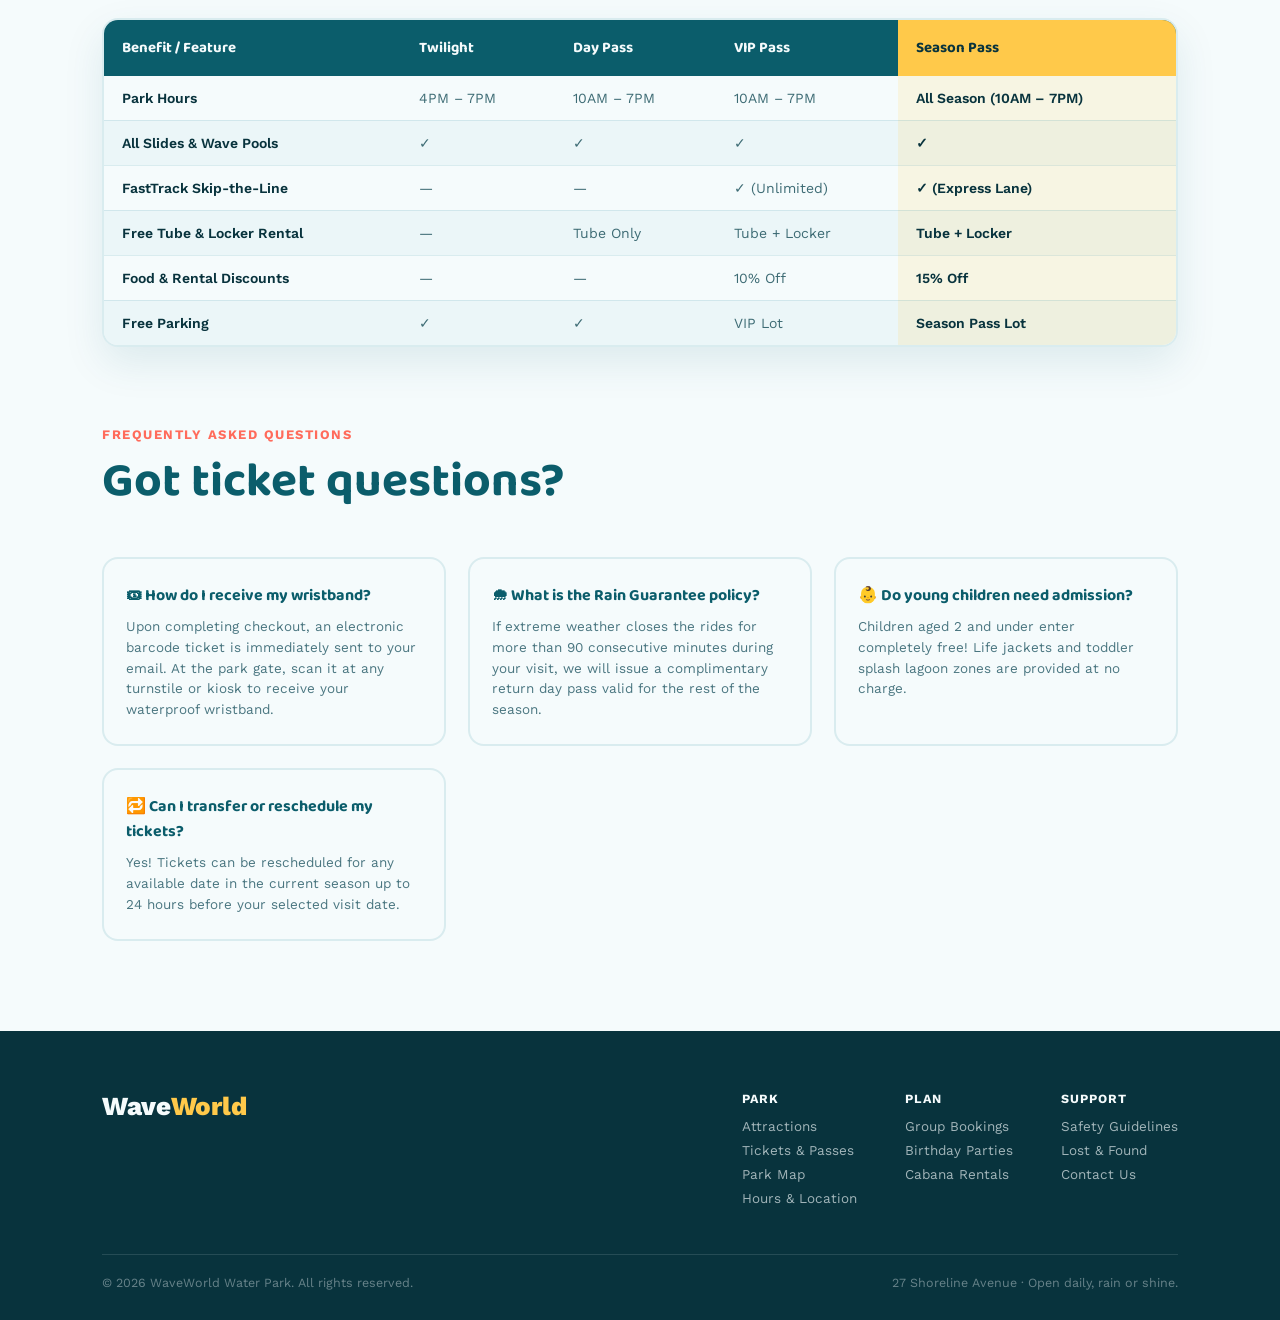
<file: tickets.html>
<!DOCTYPE html>
<html lang="en">
<head>
<meta charset="UTF-8">
<meta name="viewport" content="width=device-width, initial-scale=1.0">
<title>Tickets & Passes — WaveWorld Water Park</title>
<link rel="preconnect" href="https://fonts.googleapis.com">
<link href="https://fonts.googleapis.com/css2?family=Baloo+2:wght@500;600;700;800&family=Work+Sans:wght@400;500;600&family=Space+Mono:wght@400;700&display=swap" rel="stylesheet">
<link rel="stylesheet" href="styles.css">
</head>
<body>

  <!-- NAVIGATION -->
  <nav class="nav">
    <a href="index.html" class="logo">Wave<span>World</span></a>
    
    <div class="nav-links">
      <a href="index.html#attractions">Attractions</a>
      <a href="tickets.html" class="active-nav">Tickets</a>
      <a href="index.html#info">Plan Your Day</a>
      <a href="index.html#reports">Splash Reports</a>
      <a href="map.html" class="nav-map-link">🗺️ Map Guide</a>
    </div>

    <div class="nav-actions">
      <a href="map.html" class="nav-quick-map" title="View Park Map">🗺️ <span>Park Map</span></a>
      <a href="tickets.html" class="nav-cta">Get Tickets</a>
      <button class="nav-toggle" id="navToggle" aria-label="Toggle navigation menu" aria-expanded="false">
        <span class="bar"></span>
        <span class="bar"></span>
        <span class="bar"></span>
      </button>
    </div>

  </nav>

  <!-- MOBILE DROPDOWN MENU -->
  <div class="mobile-nav" id="mobileNav">
    <div class="mobile-nav-inner">
      <a href="map.html" class="mobile-map-featured">
        <span class="mobile-map-icon">🗺️</span>
        <div class="mobile-map-text">
          <strong>Interactive Park Map</strong>
          <small>Explore 40 acres of rides, pools &amp; cabanas</small>
        </div>
        <span class="mobile-map-arrow">→</span>
      </a>
      <a href="index.html#attractions" class="mobile-nav-link">🌊 Attractions &amp; Rides</a>
      <a href="tickets.html" class="mobile-nav-link active-nav">🎫 All Tickets &amp; Passes</a>
      <a href="index.html#info" class="mobile-nav-link">🕒 Hours &amp; Visitor Info</a>
      <a href="index.html#reports" class="mobile-nav-link">💬 Splash Reports</a>
    </div>
  </div>

  <!-- TICKETS HERO HEADER -->
  <header class="map-header tickets-header">
    <div class="map-header-content">
      <div class="map-breadcrumb">
        <a href="index.html">← Back to Overview</a>
      </div>
      <span class="eyebrow">NO SURPRISE FEES · REAL TICKET STUBS</span>
      <h1>Park <em>Tickets</em> & Season Passes</h1>
      <p>Choose the pass that matches your pace. From casual afternoon splash sessions to VIP fast-lane access and full season passes.</p>
    </div>
  </header>

  <!-- TICKETS MAIN SECTION -->
  <section class="tickets-page-section">
    
    <div class="section-head text-center">
      <span class="eyebrow-dark">All Pass Options</span>
      <h2>Pick your wristband.</h2>
      <p>Every ticket purchase generates an immediate digital barcode wristband sent directly to your email or mobile wallet.</p>
    </div>

    <!-- TICKETS GRID -->
    <div class="tickets-row tickets-page-grid">

      <!-- 1. DAY PASS -->
      <div class="stub">
        <div class="stub-top">
          <div>
            <div class="stub-park">WAVEWORLD · ADM</div>
            <div class="stub-name">Single Day Pass</div>
          </div>
          <div class="stub-price">$42</div>
        </div>
        <ul>
          <li>Full park access (10AM – 7PM)</li>
          <li>All 6 wave pools & body slides</li>
          <li>One free tube rental included</li>
          <li>Free on-site parking</li>
        </ul>
        <a href="checkout.html?pass=day" class="stub-cta">Select Day Pass</a>
        <div class="stub-barcode"></div>
      </div>

      <!-- 2. SEASON PASS (FEATURED) -->
      <div class="stub featured-stub">
        <span class="best-value">BEST VALUE</span>
        <div class="stub-top">
          <div>
            <div class="stub-park">WAVEWORLD · ADM</div>
            <div class="stub-name">Season Pass</div>
          </div>
          <div class="stub-price">$119</div>
        </div>
        <ul>
          <li>Unlimited park visits all season long</li>
          <li>FastTrack skip-the-line lane access</li>
          <li>15% discount on food & cabana rentals</li>
          <li>2 Free buddy passes per season</li>
        </ul>
        <a href="checkout.html?pass=season" class="stub-cta">Select Season Pass</a>
        <div class="stub-barcode"></div>
      </div>

      <!-- 3. FAMILY BUNDLE -->
      <div class="stub">
        <div class="stub-top">
          <div>
            <div class="stub-park">WAVEWORLD · ADM</div>
            <div class="stub-name">Family 4-Pack</div>
          </div>
          <div class="stub-price">$149</div>
        </div>
        <ul>
          <li>4 single-day passes for any date</li>
          <li>Shaded cabana lounger (2hr block)</li>
          <li>4 unlimited refill soda wristbands</li>
          <li>Free on-site premium parking</li>
        </ul>
        <a href="checkout.html?pass=family" class="stub-cta">Select Family Bundle</a>
        <div class="stub-barcode"></div>
      </div>

      <!-- 4. VIP FASTTRACK -->
      <div class="stub">
        <div class="stub-top">
          <div>
            <div class="stub-park">WAVEWORLD · VIP</div>
            <div class="stub-name">VIP FastTrack</div>
          </div>
          <div class="stub-price">$79</div>
        </div>
        <ul>
          <li>Full park admission + zero wait lines</li>
          <li>Dedicated VIP slide express lanes</li>
          <li>Reserved poolside lounger with umbrella</li>
          <li>Free locker rental & towel service</li>
        </ul>
        <a href="checkout.html?pass=vip" class="stub-cta">Select VIP Pass</a>
        <div class="stub-barcode"></div>
      </div>

      <!-- 5. TWILIGHT PASS -->
      <div class="stub">
        <div class="stub-top">
          <div>
            <div class="stub-park">WAVEWORLD · ADM</div>
            <div class="stub-name">Sunset Twilight</div>
          </div>
          <div class="stub-price">$28</div>
        </div>
        <ul>
          <li>Entry from 4:00PM to 7:00PM close</li>
          <li>Enjoy golden hour waves & shorter lines</li>
          <li>All pools and slides open</li>
          <li>Perfect for after-work quick dips</li>
        </ul>
        <a href="checkout.html?pass=twilight" class="stub-cta">Select Twilight Pass</a>
        <div class="stub-barcode"></div>
      </div>

      <!-- 6. CABANA OASIS DAY -->
      <div class="stub">
        <div class="stub-top">
          <div>
            <div class="stub-park">WAVEWORLD · LUX</div>
            <div class="stub-name">Cabana Oasis</div>
          </div>
          <div class="stub-price">$199</div>
        </div>
        <ul>
          <li>Private shaded cabana for up to 6 guests</li>
          <li>Personal cabana host & food delivery</li>
          <li>Mini-fridge with chilled waters & fruits</li>
          <li>Park admission included for 2 guests</li>
        </ul>
        <a href="checkout.html?pass=cabana" class="stub-cta">Select Cabana Pass</a>
        <div class="stub-barcode"></div>
      </div>

    </div>

    <!-- COMPARISON TABLE SECTION -->
    <div class="comparison-container">
      <div class="section-head">
        <span class="eyebrow-dark">Pass Perks Comparison</span>
        <h2>Compare benefits at a glance.</h2>
      </div>

      <div class="table-responsive-wrapper">
        <table class="perks-table">
          <thead>
            <tr>
              <th>Benefit / Feature</th>
              <th>Twilight</th>
              <th>Day Pass</th>
              <th>VIP Pass</th>
              <th class="table-highlight">Season Pass</th>
            </tr>
          </thead>
          <tbody>
            <tr>
              <td>Park Hours</td>
              <td>4PM – 7PM</td>
              <td>10AM – 7PM</td>
              <td>10AM – 7PM</td>
              <td class="table-highlight">All Season (10AM – 7PM)</td>
            </tr>
            <tr>
              <td>All Slides & Wave Pools</td>
              <td>✓</td>
              <td>✓</td>
              <td>✓</td>
              <td class="table-highlight">✓</td>
            </tr>
            <tr>
              <td>FastTrack Skip-the-Line</td>
              <td>—</td>
              <td>—</td>
              <td>✓ (Unlimited)</td>
              <td class="table-highlight">✓ (Express Lane)</td>
            </tr>
            <tr>
              <td>Free Tube & Locker Rental</td>
              <td>—</td>
              <td>Tube Only</td>
              <td>Tube + Locker</td>
              <td class="table-highlight">Tube + Locker</td>
            </tr>
            <tr>
              <td>Food & Rental Discounts</td>
              <td>—</td>
              <td>—</td>
              <td>10% Off</td>
              <td class="table-highlight">15% Off</td>
            </tr>
            <tr>
              <td>Free Parking</td>
              <td>✓</td>
              <td>✓</td>
              <td>VIP Lot</td>
              <td class="table-highlight">Season Pass Lot</td>
            </tr>
          </tbody>
        </table>
      </div>
    </div>

    <!-- TICKET FAQS -->
    <div class="ticket-faq-section">
      <div class="section-head">
        <span class="eyebrow-dark">Frequently Asked Questions</span>
        <h2>Got ticket questions?</h2>
      </div>

      <div class="faq-grid">
        <div class="faq-card">
          <h4>🎟 How do I receive my wristband?</h4>
          <p>Upon completing checkout, an electronic barcode ticket is immediately sent to your email. At the park gate, scan it at any turnstile or kiosk to receive your waterproof wristband.</p>
        </div>
        <div class="faq-card">
          <h4>🌧 What is the Rain Guarantee policy?</h4>
          <p>If extreme weather closes the rides for more than 90 consecutive minutes during your visit, we will issue a complimentary return day pass valid for the rest of the season.</p>
        </div>
        <div class="faq-card">
          <h4>👶 Do young children need admission?</h4>
          <p>Children aged 2 and under enter completely free! Life jackets and toddler splash lagoon zones are provided at no charge.</p>
        </div>
        <div class="faq-card">
          <h4>🔁 Can I transfer or reschedule my tickets?</h4>
          <p>Yes! Tickets can be rescheduled for any available date in the current season up to 24 hours before your selected visit date.</p>
        </div>
      </div>
    </div>

  </section>

  <!-- MOBILE NAV BACKDROP -->
  <div class="mobile-nav-backdrop" id="mobileNavBackdrop"></div>

  <!-- FOOTER -->
  <footer class="footer">
    <div class="footer-top">
      <a href="index.html" class="footer-logo">Wave<span>World</span></a>
      <div class="footer-links">
        <div class="footer-col">
          <h4>Park</h4>
          <a href="index.html#attractions">Attractions</a>
          <a href="tickets.html">Tickets & Passes</a>
          <a href="map.html">Park Map</a>
          <a href="index.html#info">Hours & Location</a>
        </div>
        <div class="footer-col">
          <h4>Plan</h4>
          <a href="#">Group Bookings</a>
          <a href="#">Birthday Parties</a>
          <a href="#">Cabana Rentals</a>
        </div>
        <div class="footer-col">
          <h4>Support</h4>
          <a href="#">Safety Guidelines</a>
          <a href="#">Lost & Found</a>
          <a href="contact.html">Contact Us</a>
        </div>
      </div>
    </div>
    <div class="footer-bottom">
      <span>© 2026 WaveWorld Water Park. All rights reserved.</span>
      <span>27 Shoreline Avenue · Open daily, rain or shine.</span>
    </div>
  </footer>

  <!-- EXTERNAL SCRIPTS -->
  <script src="mobile_nav.js" defer></script>
</body>
</html>
</file>
<file: styles.css>
:root{
  --lagoon-deep:#0B5D6B;
  --pool-blue:#127A93;
  --splash-cyan:#4FD1E0;
  --sun-gold:#FFC94A;
  --coral-pop:#FF6B5B;
  --foam:#F5FBFC;
  --ink:#08333D;
  --nav-bg:rgba(11,93,107,0.92);
}

*{margin:0;padding:0;box-sizing:border-box;}
html{
  scroll-behavior:smooth;
  -webkit-text-size-adjust:100%;
}
body{
  font-family:'Work Sans', sans-serif;
  background:var(--foam);
  color:var(--ink);
  overflow-x:hidden;
  width:100%;
  position:relative;
}
h1,h2,h3,.display{font-family:'Baloo 2', sans-serif;}
.mono{font-family:'Space Mono', monospace;}

a{color:inherit;text-decoration:none;}
button{font-family:inherit;cursor:pointer;}

@media (prefers-reduced-motion: reduce){
  *{animation-duration:0.01ms !important; animation-iteration-count:1 !important; transition-duration:0.01ms !important;}
  .hero-line, .eyebrow, .hero p, .ticket-btn, .hero-map-btn { opacity: 1 !important; transform: none !important; filter: none !important; }
}

/* ---------- NAV ---------- */
.nav{
  position:fixed; top:0; left:0; right:0; z-index:1020;
  display:flex; align-items:center; justify-content:space-between;
  padding:16px 6vw;
  background:linear-gradient(180deg, rgba(11,93,107,0.96) 0%, rgba(11,93,107,0.85) 75%, rgba(11,93,107,0) 100%);
  backdrop-filter:blur(6px);
  -webkit-backdrop-filter:blur(6px);
  transition:all 0.3s ease;
}

.logo{
  font-size:clamp(22px, 3.5vw, 27px);
  font-weight:800;
  color:var(--foam);
  letter-spacing:0.5px;
  cursor:pointer;
  display:inline-flex;
  align-items:center;
  gap:4px;
  text-decoration:none;
  transition:opacity 0.2s ease, transform 0.2s ease;
  z-index:1002;
}
.logo:hover{
  opacity:0.92;
  transform:scale(1.02);
}
.logo span{color:var(--sun-gold);}

.nav-links{
  display:flex;
  align-items:center;
  gap:26px;
  font-weight:500;
  font-size:15px;
}
.nav-links a{
  color:var(--foam);
  opacity:0.9;
  transition:opacity 0.2s, color 0.2s;
  padding:6px 2px;
  position:relative;
}
.nav-links a:hover{
  opacity:1;
  color:var(--sun-gold);
}
.nav-map-link{
  font-weight:700;
  color:var(--sun-gold) !important;
  opacity:1 !important;
}

.nav-actions{
  display:flex;
  align-items:center;
  gap:12px;
  z-index:1002;
}

.nav-quick-map{
  display:inline-flex;
  align-items:center;
  gap:6px;
  background:rgba(255,255,255,0.18);
  border:1px solid rgba(255,255,255,0.35);
  color:var(--foam);
  font-size:13.5px;
  font-weight:600;
  padding:8px 14px;
  border-radius:100px;
  backdrop-filter:blur(4px);
  transition:all 0.2s ease;
}
.nav-quick-map:hover{
  background:var(--sun-gold);
  color:var(--ink);
  border-color:var(--sun-gold);
  transform:translateY(-1px);
}

.nav-cta{
  background:var(--sun-gold);
  color:var(--ink);
  font-weight:700;
  padding:9px 18px;
  border-radius:100px;
  font-size:14px;
  transition:transform 0.2s ease, box-shadow 0.2s ease;
  white-space:nowrap;
}
.nav-cta:hover{
  transform:translateY(-1px);
  box-shadow:0 6px 16px rgba(255,201,74,0.35);
}

/* ---------- HERO ---------- */
.hero{
  position:relative;
  min-height:100vh;
  display:flex; align-items:center;
  background:linear-gradient(180deg, #FFD98A 0%, #FFB74D 18%, var(--pool-blue) 55%, var(--lagoon-deep) 100%);
  overflow:hidden;
  padding:120px 0 100px;
}
.sun{
  position:absolute; top:10%; right:10%;
  width:clamp(90px, 16vw, 150px);
  height:clamp(90px, 16vw, 150px);
  border-radius:50%;
  background:radial-gradient(circle at 35% 35%, #FFF3D0, var(--sun-gold) 70%);
  box-shadow:0 0 80px 25px rgba(255, 201, 74, 0.85);
  pointer-events:none;
}
.hero-content{
  position:relative; z-index:5;
  max-width:640px; margin-left:8vw; margin-right:8vw;
}
.eyebrow{
  display:inline-block; background:rgba(255,255,255,0.18);
  color:var(--foam); font-weight:600; font-size:clamp(11px, 2.5vw, 13px);
  padding:6px 14px; border-radius:100px; margin-bottom:18px;
  border:1px solid rgba(255,255,255,0.35);
  letter-spacing:0.5px;
  opacity:0;
  animation:heroFadeIn 0.8s cubic-bezier(0.16, 1, 0.3, 1) 0.05s forwards;
}
.hero h1{
  font-size:clamp(40px, 8vw, 84px);
  line-height:0.98;
  color:var(--foam);
  font-weight:800;
  text-shadow:0 6px 24px rgba(4,40,48,0.25);
}
.hero-line{
  display:block;
  opacity:0;
  animation:heroTextSlideUp 1s cubic-bezier(0.16, 1, 0.3, 1) forwards;
}
.hero-line-1{
  animation-delay:0.18s;
}
.hero-line-2{
  animation-delay:0.38s;
}
.hero h1 em{
  font-style:normal; color:var(--sun-gold);
}
.hero p{
  color:rgba(245,251,252,0.94);
  font-size:clamp(16px, 3.5vw, 19px);
  line-height:1.55;
  margin:20px 0 30px; max-width:480px;
  opacity:0;
  animation:heroFadeIn 0.8s cubic-bezier(0.16, 1, 0.3, 1) 0.55s forwards;
}

.hero-cta-group{
  display:flex;
  flex-wrap:wrap;
  align-items:center;
  gap:16px;
  opacity:0;
  animation:heroFadeIn 0.8s cubic-bezier(0.16, 1, 0.3, 1) 0.7s forwards;
}

/* Ticket-stub CTA */
.ticket-btn{
  position:relative;
  display:inline-flex; align-items:center; gap:12px;
  background:var(--foam);
  color:var(--ink);
  padding:14px 24px 14px 22px;
  font-weight:700; font-size:15.5px;
  border-radius:8px;
  box-shadow:0 10px 30px rgba(4,40,48,0.35);
  transition:transform 0.2s ease, box-shadow 0.2s ease;
}
.ticket-btn:hover{transform:translateY(-3px) rotate(-1deg); box-shadow:0 14px 34px rgba(4,40,48,0.45);}
.ticket-btn::before{
  content:"";
  width:18px; height:18px; border-radius:50%;
  background:var(--pool-blue);
  position:absolute; left:-9px; top:50%; transform:translateY(-50%);
  box-shadow:0 0 0 3px var(--foam);
}
.ticket-btn::after{
  content:"";
  position:absolute; left:36px; top:6px; bottom:6px;
  border-left:2px dashed rgba(8,51,61,0.25);
}
.ticket-btn .stub-code{
  font-family:'Space Mono', monospace; font-size:11px; font-weight:400;
  color:var(--pool-blue); padding-left:20px;
}

/* Hero Map Button */
.hero-map-btn{
  display:inline-flex;
  align-items:center;
  gap:8px;
  background:rgba(245,251,252,0.16);
  border:1.5px solid rgba(245,251,252,0.4);
  color:var(--foam);
  padding:13px 22px;
  border-radius:8px;
  font-weight:700;
  font-size:15.5px;
  backdrop-filter:blur(8px);
  transition:all 0.2s ease;
}
.hero-map-btn:hover{
  background:var(--foam);
  color:var(--ink);
  transform:translateY(-3px);
  box-shadow:0 10px 25px rgba(0,0,0,0.25);
}

@keyframes heroTextSlideUp{
  0%{
    opacity:0;
    transform:translateY(40px);
    filter:blur(6px);
  }
  100%{
    opacity:1;
    transform:translateY(0);
    filter:blur(0);
  }
}

@keyframes heroFadeIn{
  0%{
    opacity:0;
    transform:translateY(20px);
  }
  100%{
    opacity:1;
    transform:translateY(0);
  }
}

/* waves at hero base */
.wave-wrap{
  position:absolute; bottom:-2px; left:0; width:100%; line-height:0; pointer-events:none;
}
.wave-wrap svg{width:100%; height:auto; display:block; min-height:80px;}
.wave-anim-1{ animation:driftLeft 15s linear infinite; }
.wave-anim-2{ animation:driftRight 10s linear infinite; }
@keyframes driftLeft{ from{transform:translateX(0);} to{transform:translateX(-50%);} }
@keyframes driftRight{ from{transform:translateX(-50%);} to{transform:translateX(0);} }

/* ---------- SECTION SHARED ---------- */
section{padding:90px 8vw;}
.section-head{max-width:640px; margin-bottom:48px;}
.section-head .eyebrow-dark{
  color:var(--coral-pop); font-weight:700; font-size:13px;
  letter-spacing:1.5px; text-transform:uppercase; margin-bottom:12px; display:block;
}
.section-head h2{
  font-size:clamp(30px, 4.5vw, 48px); color:var(--lagoon-deep); font-weight:700; line-height:1.15;
}
.section-head p{font-size:clamp(15px, 2vw, 17px); color:#3d6b74; margin-top:14px; line-height:1.6;}

/* ---------- ATTRACTIONS ---------- */
.attractions-grid{
  display:grid; grid-template-columns:repeat(auto-fit,minmax(250px,1fr));
  gap:26px;
}
.ride-card{
  background:var(--foam);
  border-radius:20px;
  padding:0;
  border:2px solid rgba(18,122,147,0.12);
  transition:transform 0.25s ease, box-shadow 0.25s ease, border-color 0.25s ease;
  position:relative; overflow:hidden;
}
.ride-card:hover{
  transform:translateY(-6px);
  box-shadow:0 20px 40px rgba(11,93,107,0.15);
  border-color:var(--splash-cyan);
}
.ride-img{
  width:100%; height:190px; object-fit:cover; display:block;
}
.ride-card h3, .ride-card p{
  padding-left:22px; padding-right:22px;
}
.ride-card h3{font-size:20px; color:var(--lagoon-deep); margin-bottom:8px; padding-top:20px;}
.ride-card p{font-size:14px; color:#4a7680; line-height:1.55; padding-bottom:4px;}
.ride-tag{
  margin:14px 22px 20px 22px; display:inline-block; font-family:'Space Mono',monospace;
  font-size:11px; font-weight:700; letter-spacing:0.5px;
  padding:4px 10px; border-radius:100px; text-transform:uppercase;
}

/* ---------- HOMEPAGE PARK MAP TEASER ---------- */
.map-teaser-section{
  background:linear-gradient(180deg, #EDF7F9 0%, #E2F2F5 100%);
  border-top:1px solid rgba(18,122,147,0.08);
  border-bottom:1px solid rgba(18,122,147,0.08);
}
.map-teaser-card{
  background:white;
  border-radius:24px;
  border:2px solid rgba(18,122,147,0.18);
  box-shadow:0 20px 50px rgba(11,93,107,0.12);
  display:grid;
  grid-template-columns:1.2fr 1fr;
  overflow:hidden;
  gap:0;
}
.map-teaser-preview{
  position:relative;
  display:block;
  overflow:hidden;
  background:var(--ink);
  min-height:280px;
}
.map-teaser-img{
  width:100%;
  height:100%;
  object-fit:cover;
  display:block;
  transition:transform 0.4s ease, filter 0.4s ease;
}
.map-teaser-preview:hover .map-teaser-img{
  transform:scale(1.04);
  filter:brightness(1.05);
}
.map-teaser-overlay{
  position:absolute;
  inset:0;
  background:linear-gradient(180deg, rgba(8,51,61,0.2) 0%, rgba(8,51,61,0.7) 100%);
  display:flex;
  flex-direction:column;
  justify-content:space-between;
  padding:20px;
  color:white;
}
.map-teaser-badge{
  align-self:flex-start;
  background:var(--sun-gold);
  color:var(--ink);
  font-family:'Space Mono', monospace;
  font-size:11.5px;
  font-weight:700;
  padding:6px 12px;
  border-radius:100px;
  box-shadow:0 4px 12px rgba(0,0,0,0.25);
}
.map-teaser-tap-badge{
  align-self:flex-start;
  background:rgba(255,255,255,0.92);
  color:var(--ink);
  font-weight:700;
  font-size:13px;
  padding:8px 16px;
  border-radius:100px;
  box-shadow:0 6px 18px rgba(0,0,0,0.3);
  transition:all 0.2s ease;
}
.map-teaser-preview:hover .map-teaser-tap-badge{
  background:var(--splash-cyan);
  transform:translateX(4px);
}

.map-teaser-details{
  padding:36px 32px;
  display:flex;
  flex-direction:column;
  justify-content:space-between;
  background:white;
}
.map-teaser-points{
  display:flex;
  flex-direction:column;
  gap:20px;
  margin-bottom:28px;
}
.point-item{
  display:flex;
  align-items:flex-start;
  gap:14px;
}
.point-icon{
  font-size:22px;
  background:rgba(79,209,224,0.18);
  width:44px;
  height:44px;
  border-radius:12px;
  display:flex;
  align-items:center;
  justify-content:center;
  flex-shrink:0;
}
.point-item strong{
  font-size:16px;
  color:var(--lagoon-deep);
  font-family:'Baloo 2', sans-serif;
  display:block;
  line-height:1.2;
}
.point-item p{
  font-size:13.5px;
  color:#4a7680;
  margin-top:2px;
  line-height:1.4;
}

.map-teaser-cta-wrap{
  display:flex;
  flex-wrap:wrap;
  align-items:center;
  gap:12px;
}
.map-action-btn{
  background:var(--pool-blue);
  color:var(--foam);
  font-weight:700;
  font-size:14.5px;
  padding:12px 22px;
  border-radius:10px;
  display:inline-flex;
  align-items:center;
  gap:8px;
  transition:all 0.2s ease;
  box-shadow:0 8px 20px rgba(18,122,147,0.25);
}
.map-action-btn:hover{
  background:var(--lagoon-deep);
  transform:translateY(-2px);
}
.map-download-pill{
  font-family:'Space Mono', monospace;
  font-size:12px;
  font-weight:700;
  color:var(--lagoon-deep);
  background:var(--foam);
  border:1.5px solid rgba(18,122,147,0.25);
  padding:10px 16px;
  border-radius:10px;
  transition:all 0.2s ease;
}
.map-download-pill:hover{
  background:var(--lagoon-deep);
  color:var(--foam);
}

/* ---------- PRICING (ticket stubs) ---------- */
.pricing-section{ background:var(--lagoon-deep); }
.pricing-section .section-head h2{color:var(--foam);}
.pricing-section .section-head p{color:rgba(245,251,252,0.75);}
.pricing-section .eyebrow-dark{color:var(--sun-gold);}

.tickets-row{
  display:grid; grid-template-columns:repeat(auto-fit, minmax(260px,1fr));
  gap:32px;
}
.stub{
  position:relative;
  background:var(--foam);
  border-radius:14px;
  padding:28px 24px 24px;
  box-shadow:0 20px 50px rgba(0,0,0,0.25);
  transform:rotate(1deg);
  transition:transform 0.25s ease;
}
.tickets-row .stub:nth-child(2){transform:rotate(0.5deg); margin-top:-6px;}
.tickets-row .stub:nth-child(3){transform:rotate(-0.5deg);}
.stub:hover{transform:rotate(0deg) translateY(-6px);}
.stub::before, .stub::after{
  content:""; position:absolute; width:24px; height:24px;
  background:var(--lagoon-deep); border-radius:50%;
  top:50%; transform:translateY(-50%);
}
.stub::before{left:-12px;}
.stub::after{right:-12px;}
.stub-top{
  display:flex; justify-content:space-between; align-items:flex-start;
  border-bottom:2px dashed rgba(8,51,61,0.2);
  padding-bottom:16px; margin-bottom:16px;
}
.stub-park{font-family:'Space Mono',monospace; font-size:11px; color:var(--pool-blue); font-weight:700; letter-spacing:1px;}
.stub-name{font-size:22px; font-weight:700; color:var(--ink); margin-top:3px;}
.stub-price{font-family:'Space Mono',monospace; font-size:26px; font-weight:700; color:var(--coral-pop);}
.stub ul{list-style:none; margin:0 0 20px;}
.stub ul li{
  font-size:13.5px; color:#41666e; padding:5px 0; padding-left:18px; position:relative;
}
.stub ul li::before{
  content:"~"; position:absolute; left:0; color:var(--pool-blue); font-weight:700;
}
.stub-cta{
  display:block; text-align:center; background:var(--pool-blue); color:var(--foam);
  font-weight:700; padding:12px; border-radius:8px; font-size:14.5px;
  transition:background 0.2s;
}
.stub-cta:hover{background:var(--lagoon-deep);}
.stub-barcode{
  margin-top:14px; height:24px;
  background:repeating-linear-gradient(90deg, var(--ink) 0 2px, transparent 2px 5px, var(--ink) 5px 6px, transparent 6px 11px);
  opacity:0.55;
}
.best-value{
  position:absolute; top:-12px; right:20px;
  background:var(--sun-gold); color:var(--ink);
  font-family:'Space Mono',monospace; font-size:11px; font-weight:700;
  padding:5px 12px; border-radius:100px; letter-spacing:0.5px;
  transform:rotate(4deg);
}

/* ---------- INFO STRIP ---------- */
.info-strip{
  display:flex; flex-wrap:wrap; gap:30px; justify-content:space-between;
  background:var(--splash-cyan); padding:40px 8vw;
}
.info-item{flex:1; min-width:160px;}
.info-item .label{font-family:'Space Mono',monospace; font-size:11.5px; font-weight:700; color:var(--lagoon-deep); text-transform:uppercase; letter-spacing:1px;}
.info-item .value{font-size:19px; font-weight:600; color:var(--ink); margin-top:4px;}

/* ---------- SPLASH REPORTS (testimonials) ---------- */
.reports-grid{
  display:grid; grid-template-columns:repeat(auto-fit,minmax(260px,1fr));
  gap:24px;
}
.postcard{
  background:var(--foam); border-radius:16px; padding:24px;
  border:2px solid rgba(18,122,147,0.15);
  position:relative;
}
.postcard::before{
  content:"✉"; position:absolute; top:18px; right:20px; font-size:18px; opacity:0.25;
}
.postcard .quote{font-size:15px; line-height:1.6; color:var(--ink); margin-bottom:16px;}
.postcard .who{font-family:'Space Mono',monospace; font-size:11.5px; color:var(--pool-blue); font-weight:700;}

/* ---------- FOOTER ---------- */
.footer{
  background:var(--ink); color:rgba(245,251,252,0.7);
  padding:60px 8vw 30px; position:relative;
}
.footer-top{
  display:flex; flex-wrap:wrap; justify-content:space-between; gap:36px;
  padding-bottom:40px; border-bottom:1px solid rgba(245,251,252,0.12);
}
.footer-logo{font-size:26px; font-weight:800; color:var(--foam);}
.footer-logo span{color:var(--sun-gold);}
.footer-links{display:flex; gap:48px; flex-wrap:wrap;}
.footer-col h4{font-size:12.5px; text-transform:uppercase; letter-spacing:1px; color:var(--foam); margin-bottom:12px;}
.footer-col a{display:block; font-size:13.5px; margin-bottom:8px; color:rgba(245,251,252,0.65); transition:color 0.2s;}
.footer-col a:hover{color:var(--sun-gold);}
.footer-bottom{
  display:flex; justify-content:space-between; flex-wrap:wrap; gap:10px;
  padding-top:20px; font-size:12.5px; color:rgba(245,251,252,0.4);
}

/* ---------- MAP PAGE ---------- */
.active-nav{
  color:var(--sun-gold) !important;
  font-weight:700;
}
.map-header{
  padding:130px 8vw 50px;
  background:linear-gradient(180deg, var(--lagoon-deep) 0%, var(--pool-blue) 100%);
  color:var(--foam);
  position:relative;
}
.map-header-content{
  max-width:720px;
}
.map-breadcrumb{
  margin-bottom:12px;
}
.map-breadcrumb a{
  font-family:'Space Mono', monospace;
  font-size:12px;
  font-weight:700;
  color:var(--splash-cyan);
  display:inline-flex;
  align-items:center;
  gap:4px;
  transition:color 0.2s;
}
.map-breadcrumb a:hover{
  color:var(--sun-gold);
}
.map-header h1{
  font-size:clamp(34px, 5.5vw, 56px);
  font-weight:800;
  line-height:1.1;
  margin-top:6px;
  margin-bottom:14px;
}
.map-header h1 em{
  font-style:normal;
  color:var(--sun-gold);
}
.map-header p{
  font-size:clamp(15px, 2.5vw, 18px);
  line-height:1.6;
  color:rgba(245,251,252,0.92);
}

.map-section{
  padding:50px 8vw 90px;
}
.map-toolbar{
  display:flex;
  justify-content:space-between;
  align-items:center;
  flex-wrap:wrap;
  gap:16px;
  margin-bottom:20px;
}
.map-toolbar-info{
  display:flex;
  align-items:center;
  gap:12px;
  flex-wrap:wrap;
}
.badge-live{
  font-family:'Space Mono', monospace;
  font-size:11px;
  font-weight:700;
  color:var(--lagoon-deep);
  background:var(--splash-cyan);
  padding:5px 12px;
  border-radius:100px;
  letter-spacing:0.5px;
}
.map-note{
  font-size:13.5px;
  color:#3d6b74;
}
.map-toolbar-buttons{
  display:flex;
  gap:10px;
  flex-wrap:wrap;
}
.btn-secondary{
  font-family:'Space Mono', monospace;
  font-size:12px;
  font-weight:700;
  color:var(--lagoon-deep);
  background:white;
  border:2px solid rgba(18,122,147,0.25);
  padding:8px 16px;
  border-radius:8px;
  transition:all 0.2s ease;
  display:inline-flex;
  align-items:center;
  gap:6px;
}
.btn-secondary:hover{
  background:var(--lagoon-deep);
  color:var(--foam);
  border-color:var(--lagoon-deep);
}

.map-wrapper{
  background:white;
  padding:12px;
  border-radius:20px;
  box-shadow:0 20px 50px rgba(11,93,107,0.15);
  border:2px solid rgba(18,122,147,0.15);
  overflow:hidden;
  margin-bottom:36px;
}

.map-img{
  width:100%;
  height:auto;
  display:block;
  border-radius:12px;
}

.map-highlights{
  display:grid;
  grid-template-columns:repeat(auto-fit, minmax(220px, 1fr));
  gap:20px;
}
.highlight-card{
  background:var(--foam);
  border-radius:16px;
  padding:20px 18px;
  border:2px solid rgba(18,122,147,0.12);
  transition:transform 0.2s ease;
}
.highlight-card:hover{
  transform:translateY(-3px);
}
.highlight-icon{
  font-size:24px;
  margin-bottom:10px;
}
.highlight-card h3{
  font-size:17px;
  color:var(--lagoon-deep);
  margin-bottom:5px;
}
.highlight-card p{
  font-size:13.5px;
  color:#4a7680;
  line-height:1.5;
}

/* ================================================================
   WaveWorld — checkout.html STYLES
   Load AFTER base.css.
   ================================================================ */

/* ---------- CHECKOUT PAGE ---------- */
input, select{ font-family:'Work Sans', sans-serif; }

.topbar{
  display:flex; align-items:center; justify-content:space-between;
  padding:20px 6vw;
  background:var(--lagoon-deep);
}
.topbar .logo{ font-size:22px; font-weight:800; color:var(--foam); }
.topbar .logo span{ color:var(--sun-gold); }
.back-link{
  color:rgba(245,251,252,0.85); font-size:14px; font-weight:600;
  display:flex; align-items:center; gap:6px;
  transition:color 0.2s ease;
}
.back-link:hover{ color:var(--foam); }

.checkout-wrap{
  max-width:1080px; margin:0 auto;
  padding:60px 6vw 100px;
  display:grid; grid-template-columns:1fr 1.15fr; gap:48px;
  align-items:start;
}

.page-title{
  font-size:clamp(26px,3vw,34px); color:var(--lagoon-deep); margin-bottom:6px;
}
.page-sub{ font-size:14.5px; color:#4a7680; margin-bottom:30px; }

/* Checkout Order Summary Stub */
.summary-stub{
  position:relative;
  background:var(--foam);
  border-radius:16px;
  padding:32px 28px 28px;
  box-shadow:0 16px 40px rgba(11,93,107,0.14);
  border:2px solid rgba(18,122,147,0.12);
}
.summary-stub::before, .summary-stub::after{
  content:""; position:absolute; width:26px; height:26px;
  background:var(--foam); border:2px solid rgba(18,122,147,0.12);
  border-radius:50%; top:158px;
}
.summary-stub::before{ left:-14px; border-right:none; }
.summary-stub::after{ right:-14px; border-left:none; }

.stub-price-row{
  display:flex; justify-content:space-between; align-items:baseline;
  margin-top:10px; padding-bottom:22px; border-bottom:2px dashed rgba(8,51,61,0.2);
}
.stub-per{ font-size:13px; color:#4a7680; }

.qty-row{
  display:flex; align-items:center; justify-content:space-between;
  padding:20px 0; border-bottom:1px solid rgba(18,122,147,0.12);
}
.qty-label{ font-size:14.5px; font-weight:600; }
.qty-control{ display:flex; align-items:center; gap:14px; }
.qty-btn{
  width:30px; height:30px; border-radius:50%; border:2px solid var(--pool-blue);
  background:var(--foam); color:var(--pool-blue); font-size:16px; font-weight:700;
  cursor:pointer; display:flex; align-items:center; justify-content:center;
  transition:all 0.2s ease;
}
.qty-btn:hover{ background:var(--pool-blue); color:var(--foam); }
.qty-num{ font-family:'Space Mono',monospace; font-size:16px; min-width:18px; text-align:center; }

.date-row{ padding:20px 0; border-bottom:1px solid rgba(18,122,147,0.12); }
.date-row label{ display:block; font-size:13px; font-weight:600; margin-bottom:8px; color:var(--lagoon-deep); }
.date-row input{
  width:100%; padding:11px 14px; border-radius:8px; border:1.5px solid rgba(18,122,147,0.25);
  font-size:14.5px; color:var(--ink);
}

.totals{ padding-top:20px; }
.totals-line{ display:flex; justify-content:space-between; font-size:14.5px; color:#4a7680; margin-bottom:10px; }
.totals-line.grand{
  font-size:19px; font-weight:700; color:var(--ink); margin-top:14px;
  padding-top:14px; border-top:2px dashed rgba(8,51,61,0.2);
}
.totals-line.grand span:last-child{ font-family:'Space Mono',monospace; color:var(--coral-pop); }

/* Checkout Payment Form */
.pay-card{
  background:var(--foam);
  border-radius:16px;
  padding:34px 30px;
  box-shadow:0 16px 40px rgba(11,93,107,0.14);
  border:2px solid rgba(18,122,147,0.12);
}
.pay-card h3{ font-size:20px; color:var(--lagoon-deep); margin-bottom:18px; }

/* Payment Method Switcher Tabs */
.payment-method-selector{
  display:grid;
  grid-template-columns:1fr 1fr;
  gap:10px;
  background:rgba(18,122,147,0.08);
  padding:6px;
  border-radius:12px;
  margin-bottom:24px;
}
.method-tab{
  display:flex;
  align-items:center;
  justify-content:center;
  gap:8px;
  padding:12px 14px;
  border-radius:9px;
  border:1.5px solid transparent;
  background:transparent;
  color:#4a7680;
  font-weight:600;
  font-size:14px;
  transition:all 0.2s ease;
}
.method-tab:hover{
  color:var(--lagoon-deep);
  background:rgba(255,255,255,0.6);
}
.method-tab.active{
  background:white;
  color:var(--lagoon-deep);
  font-weight:700;
  border-color:rgba(18,122,147,0.2);
  box-shadow:0 4px 12px rgba(11,93,107,0.08);
}
.method-icon{
  font-size:17px;
}

.pay-panel{
  display:block;
  animation:panelFade 0.25s ease forwards;
}
.pay-panel.hidden{
  display:none;
}
@keyframes panelFade{
  0%{opacity:0; transform:translateY(4px);}
  100%{opacity:1; transform:translateY(0);}
}

/* Bank Transfer Instruction & Card */
.bank-instruction-box{
  margin-bottom:22px;
}
.bank-instruction-lead{
  font-size:13.5px;
  color:#4a7680;
  line-height:1.5;
  margin-bottom:14px;
}
.bank-account-card{
  background:white;
  border:1.5px solid rgba(18,122,147,0.2);
  border-radius:14px;
  padding:18px 20px;
  box-shadow:0 6px 18px rgba(11,93,107,0.06);
}
.bank-info-row{
  display:flex;
  justify-content:space-between;
  align-items:center;
  padding:9px 0;
  border-bottom:1px solid rgba(18,122,147,0.1);
  font-size:13.5px;
}
.bank-info-row:last-child{
  border-bottom:none;
}
.bank-info-label{
  color:#4a7680;
  font-weight:500;
}
.bank-info-value{
  font-weight:700;
  color:var(--ink);
}
.bank-info-row.highlighted{
  background:rgba(79,209,224,0.08);
  margin:4px -10px;
  padding:10px 10px;
  border-radius:8px;
  border-bottom:none;
}
.mono-num{
  font-family:'Space Mono', monospace;
  font-size:15px;
  color:var(--pool-blue);
  letter-spacing:0.5px;
  display:block;
  margin-top:2px;
}
.total-transfer-row{
  margin-top:6px;
  padding-top:12px;
  border-top:1.5px dashed rgba(8,51,61,0.2) !important;
}
.bank-info-amount{
  font-family:'Space Mono', monospace;
  font-size:22px;
  font-weight:700;
  color:var(--coral-pop);
}

.copy-pill-btn{
  background:var(--foam);
  border:1.5px solid rgba(18,122,147,0.25);
  color:var(--lagoon-deep);
  font-family:'Space Mono', monospace;
  font-size:11px;
  font-weight:700;
  padding:5px 10px;
  border-radius:6px;
  transition:all 0.15s ease;
  white-space:nowrap;
}
.copy-pill-btn:hover{
  background:var(--pool-blue);
  color:var(--foam);
  border-color:var(--pool-blue);
}
.copy-pill-btn.copied{
  background:var(--lagoon-deep);
  color:var(--sun-gold);
  border-color:var(--lagoon-deep);
}

.field{ margin-bottom:18px; }
.field label{ display:block; font-size:13px; font-weight:600; color:var(--lagoon-deep); margin-bottom:7px; }
.field input{
  width:100%; padding:12px 14px; border-radius:8px; border:1.5px solid rgba(18,122,147,0.25);
  font-size:14.5px; color:var(--ink); background:#fff;
}
.field input:focus{ outline:none; border-color:var(--splash-cyan); box-shadow:0 0 0 3px rgba(79,209,224,0.25); }
.field-row{ display:grid; grid-template-columns:1fr 1fr; gap:16px; }
.field-row.three{ grid-template-columns:1fr 1fr 1fr; }

.card-brands{ display:flex; gap:8px; margin-top:6px; flex-wrap:wrap; }
.card-brand{
  font-family:'Space Mono',monospace; font-size:10px; font-weight:700;
  padding:4px 9px; border-radius:5px; background:rgba(18,122,147,0.1); color:var(--pool-blue);
}

.pay-btn{
  width:100%; margin-top:8px;
  background:var(--coral-pop); color:var(--foam);
  font-family:'Baloo 2', sans-serif; font-weight:700; font-size:17.5px;
  padding:15px; border:none; border-radius:10px; cursor:pointer;
  display:flex; align-items:center; justify-content:center; gap:8px;
  transition:background 0.2s, transform 0.2s;
}
.pay-btn:hover{ background:#e85a4b; transform:translateY(-2px); }
.bank-confirm-btn{
  background:var(--pool-blue);
}
.bank-confirm-btn:hover{
  background:var(--lagoon-deep);
}

.secure-note{
  display:flex; align-items:center; justify-content:center; gap:8px;
  margin-top:14px; font-size:12.5px; color:#4a7680;
}

.fine-print{ font-size:12px; color:#7a9aa1; margin-top:20px; line-height:1.6; text-align:center; }

/* Success Modal Card */
.success-modal-card{
  position:relative;
  z-index:2;
  width:100%;
  max-width:520px;
  background:white;
  border-radius:24px;
  padding:36px 30px;
  text-align:center;
  box-shadow:0 30px 80px rgba(0,0,0,0.5);
  animation:modalScaleIn 0.25s cubic-bezier(0.16, 1, 0.3, 1) forwards;
}
.success-icon-wrap{
  font-size:44px;
  margin-bottom:12px;
}
.success-title{
  font-size:26px;
  color:var(--lagoon-deep);
  margin-bottom:12px;
}
.success-message{
  font-size:14.5px;
  color:#4a7680;
  line-height:1.6;
  margin-bottom:26px;
}
.success-actions{
  display:flex;
  flex-direction:column;
  gap:10px;
}
.modal-home-btn{
  background:var(--lagoon-deep);
  text-align:center;
}
.modal-home-btn:hover{
  background:var(--pool-blue);
}
.modal-dismiss-btn{
  background:transparent;
  border:none;
  color:#7a9aa1;
  font-weight:600;
  font-size:13.5px;
  padding:8px;
}
.modal-dismiss-btn:hover{
  color:var(--ink);
}

/* Responsive adjustments for Checkout */
@media (max-width:860px){
  .checkout-wrap{ grid-template-columns:1fr; padding:40px 6vw 80px; }
}
@media (max-width:540px){
  .field-row, .field-row.three{ grid-template-columns:1fr; }
  .pay-card{ padding:24px 18px; }
  .summary-stub{ padding:24px 18px; }
  .method-tab{ font-size:12.5px; padding:10px 8px; }
  .bank-account-card{ padding:14px 12px; }
}


/* ---------- FIELD VALIDATION STATES ---------- */
.field input.input-error{
  border-color:var(--coral-pop);
  background:rgba(255,107,91,0.06);
}
.field input.input-error:focus{
  border-color:var(--coral-pop);
  box-shadow:0 0 0 3px rgba(255,107,91,0.2);
}
.field-error-msg{
  display:block;
  color:var(--coral-pop);
  font-size:12px;
  font-weight:600;
  margin-top:6px;
}

/* ============================================================
   TICKETS PAGE — consistency fixes & missing components
   ============================================================ */

/* Tickets page hero variant — slightly distinct from the map header */
.tickets-header{
  background:linear-gradient(180deg, var(--lagoon-deep) 0%, var(--pool-blue) 65%, var(--splash-cyan) 130%);
}

.tickets-page-section{
  padding-top:90px;
}

.text-center{
  text-align:center;
  margin-left:auto;
  margin-right:auto;
}

/* Six-card grid: override the 3-card tilt logic from the homepage.
   A page whose entire job is comparing options should read as a
   calm, aligned grid — not the playful, hand-tossed look that works
   for 3 featured stubs on the homepage. */
.tickets-page-grid{
  display:grid;
  grid-template-columns:repeat(auto-fit, minmax(270px, 1fr));
  gap:28px;
}
.tickets-page-grid .stub{
  transform:none;
  margin-top:0;
  display:flex;
  flex-direction:column;
}
.tickets-page-grid .stub:hover{
  transform:translateY(-6px);
}
.tickets-page-grid .stub-cta{
  margin-top:auto;
}

/* Featured stub (Season Pass) — same size/shape as the rest, just
   visually promoted so it doesn't look like a mismatched card */
.featured-stub{
  border:2px solid var(--sun-gold);
  box-shadow:0 24px 55px rgba(255,201,74,0.28);
}
.featured-stub .stub-price{
  color:var(--lagoon-deep);
}
.featured-stub .stub-cta{
  background:var(--sun-gold);
  color:var(--ink);
}
.featured-stub .stub-cta:hover{
  background:#e8b53d;
}

/* ---------- COMPARISON TABLE ---------- */
.comparison-container{
  margin-top:30px;
}
.table-responsive-wrapper{
  overflow-x:auto;
  border-radius:16px;
  box-shadow:0 16px 40px rgba(11,93,107,0.1);
  border:2px solid rgba(18,122,147,0.12);
}
.perks-table{
  width:100%;
  border-collapse:collapse;
  background:var(--foam);
  min-width:560px;
}
.perks-table thead tr{
  background:var(--lagoon-deep);
}
.perks-table th{
  color:var(--foam);
  font-family:'Baloo 2', sans-serif;
  font-weight:700;
  font-size:15px;
  text-align:left;
  padding:16px 18px;
  white-space:nowrap;
}
.perks-table td{
  padding:14px 18px;
  font-size:14px;
  color:#3d6b74;
  border-bottom:1px solid rgba(18,122,147,0.12);
}
.perks-table tbody tr:last-child td{
  border-bottom:none;
}
.perks-table tbody tr:nth-child(even){
  background:rgba(18,122,147,0.04);
}
.perks-table td:first-child{
  font-weight:600;
  color:var(--ink);
}
.perks-table th.table-highlight{
  background:var(--sun-gold);
  color:var(--ink);
}
.perks-table td.table-highlight{
  background:rgba(255,201,74,0.14);
  font-weight:600;
  color:var(--ink);
}

/* ---------- TICKET FAQ ---------- */
.ticket-faq-section{
  margin-top:80px;
}
.faq-grid{
  display:grid;
  grid-template-columns:repeat(auto-fit, minmax(260px, 1fr));
  gap:22px;
}
.faq-card{
  background:var(--foam);
  border-radius:16px;
  padding:24px 22px;
  border:2px solid rgba(18,122,147,0.12);
  transition:transform 0.2s ease, border-color 0.2s ease;
}
.faq-card:hover{
  transform:translateY(-3px);
  border-color:var(--splash-cyan);
}
.faq-card h4{
  font-size:16px;
  color:var(--lagoon-deep);
  margin-bottom:8px;
  font-family:'Baloo 2', sans-serif;
}
.faq-card p{
  font-size:13.5px;
  color:#4a7680;
  line-height:1.55;
}

/* ---------- MOBILE NAV TOGGLE + PANEL ---------- */
.nav-toggle{
  display:none;
  flex-direction:column;
  justify-content:center;
  gap:5px;
  width:36px;
  height:36px;
  background:none;
  border:none;
  padding:0;
}
.nav-toggle .bar{
  display:block;
  width:100%;
  height:2.5px;
  border-radius:3px;
  background:var(--foam);
  transition:transform 0.3s ease, opacity 0.25s ease, width 0.3s ease;
}
/* Animate into an X */
.nav-toggle[aria-expanded="true"] .bar:nth-child(1){ transform:translateY(7.5px) rotate(45deg); }
.nav-toggle[aria-expanded="true"] .bar:nth-child(2){ opacity:0; width:0; }
.nav-toggle[aria-expanded="true"] .bar:nth-child(3){ transform:translateY(-7.5px) rotate(-45deg); }

/* ---- Dropdown panel ---- */
.mobile-nav{
  position:fixed;
  top:0; left:0; right:0;
  z-index:1010;
  /* starts hidden behind the nav bar */
  clip-path:inset(0 0 100% 0);
  opacity:0;
  pointer-events:none;
  background:var(--lagoon-deep);
  padding:calc(64px + 16px) 0 0; /* push content below the nav */
  transition:
    clip-path 0.38s cubic-bezier(0.16,1,0.3,1),
    opacity   0.25s ease;
  box-shadow:0 16px 40px rgba(4,25,35,0.35);
}
.mobile-nav.open{
  clip-path:inset(0 0 -20px 0);
  opacity:1;
  pointer-events:all;
}

/* Inner content wrapper with padding */
.mobile-nav-inner{
  padding:18px 22px 26px;
  display:flex;
  flex-direction:column;
  gap:4px;
}

/* Featured shortcut card */
.mobile-map-featured{
  display:flex; align-items:center; gap:12px;
  background:rgba(255,255,255,0.08);
  border:1px solid rgba(255,255,255,0.14);
  border-radius:12px;
  padding:13px 15px;
  margin-bottom:14px;
  transition:background 0.2s ease;
}
.mobile-map-featured:hover{ background:rgba(255,255,255,0.14); }
.mobile-map-icon{ font-size:22px; flex-shrink:0; }
.mobile-map-text strong{ color:var(--foam); font-size:14.5px; display:block; line-height:1.2; }
.mobile-map-text small{ color:rgba(245,251,252,0.6); font-size:11.5px; margin-top:2px; display:block; }
.mobile-map-arrow{ margin-left:auto; color:var(--sun-gold); font-size:18px; flex-shrink:0; }

/* Nav links */
.mobile-nav-link{
  color:rgba(245,251,252,0.9);
  font-size:15.5px;
  font-weight:600;
  padding:13px 6px;
  border-bottom:1px solid rgba(255,255,255,0.07);
  display:flex;
  align-items:center;
  gap:10px;
  transition:color 0.18s ease, padding-left 0.18s ease;
}
.mobile-nav-link:hover{ color:var(--sun-gold); padding-left:8px; }
.mobile-nav-link:last-of-type{ border-bottom:none; }

/* CTA button */
.mobile-nav-cta{
  margin-top:16px;
  background:var(--sun-gold);
  color:var(--ink);
  text-align:center;
  padding:13px;
  border-radius:100px;
  font-weight:700;
  font-size:15px;
  transition:background 0.2s ease, transform 0.2s ease;
}
.mobile-nav-cta:hover{ background:#f5c230; transform:translateY(-1px); }

/* Backdrop — just closes the menu on outside tap */
.mobile-nav-backdrop{
  display:none;
  position:fixed; inset:0;
  z-index:1005;
  background:rgba(4,25,35,0.5);
  backdrop-filter:blur(3px);
  -webkit-backdrop-filter:blur(3px);
}
.mobile-nav-backdrop.open{ display:block; }

@media (max-width:900px){
  .nav-links, .nav-quick-map{ display:none; }
  .nav-toggle{ display:flex; }
}

/* Responsive tweaks for the tickets page specifically */
@media (max-width:700px){
  .tickets-page-grid{ grid-template-columns:1fr; }
  .perks-table{ min-width:520px; }
}

/* ============================================================
   MODAL SYSTEM — base overlay (was missing; also used by the
   checkout success modal, so this fixes both at once)
   ============================================================ */
.map-modal{
  position:fixed;
  inset:0;
  z-index:2000;
  display:none;
  align-items:center;
  justify-content:center;
  padding:20px;
}
.map-modal.is-active{
  display:flex;
}
.map-modal-backdrop{
  position:absolute;
  inset:0;
  background:rgba(4,40,48,0.78);
  backdrop-filter:blur(2px);
}
body.modal-open{
  overflow:hidden;
}

/* Map image modal specifics */
.map-image-modal-content{
  position:relative;
  z-index:2;
  max-width:94vw;
  max-height:92vh;
}
.map-modal-img{
  display:block;
  max-width:100%;
  max-height:90vh;
  border-radius:14px;
  box-shadow:0 30px 80px rgba(0,0,0,0.55);
}
.map-modal-close{
  position:absolute;
  top:-16px; right:-16px;
  width:38px; height:38px;
  border-radius:50%;
  background:var(--foam);
  color:var(--ink);
  border:none;
  font-weight:700;
  font-size:16px;
  cursor:pointer;
  box-shadow:0 6px 18px rgba(0,0,0,0.35);
  transition:background 0.2s ease, color 0.2s ease, transform 0.2s ease;
}
.map-modal-close:hover{
  background:var(--coral-pop);
  color:white;
  transform:rotate(90deg);
}

@media (max-width:600px){
  .map-modal-close{ top:-12px; right:0; }
}

/* ============================================================
   PAYMENT PROCESSING MODAL  (Confirming Payment → Success)
   ============================================================ */

/* --- Overlay --- */
.payment-modal {
  position: fixed;
  inset: 0;
  z-index: 3000;
  display: none;
  align-items: center;
  justify-content: center;
  padding: 20px;
}
.payment-modal.is-active {
  display: flex;
}
.payment-modal-backdrop {
  position: absolute;
  inset: 0;
  background: rgba(2, 24, 32, 0.85);
  backdrop-filter: blur(8px);
  -webkit-backdrop-filter: blur(8px);
}

/* --- Card --- */
.payment-modal-card {
  position: relative;
  z-index: 2;
  background: linear-gradient(145deg, #0b2a36 0%, #0d3545 100%);
  border: 1px solid rgba(0, 212, 255, 0.2);
  border-radius: 24px;
  padding: 50px 42px 42px;
  width: 100%;
  max-width: 440px;
  text-align: center;
  box-shadow:
    0 0 0 1px rgba(0, 212, 255, 0.1),
    0 32px 80px rgba(0, 0, 0, 0.6),
    0 0 60px rgba(0, 180, 255, 0.08);
}

/* --- Shared phase helpers --- */
.pay-modal-phase {
  display: flex;
  flex-direction: column;
  align-items: center;
  gap: 18px;
}
.pay-modal-phase.hidden {
  display: none;
}

/* Fade OUT (loading → success transition) */
.pay-modal-phase.phase-out {
  animation: payPhaseOut 0.35s ease forwards;
}
@keyframes payPhaseOut {
  from { opacity: 1; transform: scale(1); }
  to   { opacity: 0; transform: scale(0.92); }
}

/* Fade IN (success state appearing) */
.pay-modal-phase.phase-in {
  animation: payPhaseIn 0.5s cubic-bezier(0.22, 1, 0.36, 1) forwards;
}
@keyframes payPhaseIn {
  from { opacity: 0; transform: scale(0.88) translateY(12px); }
  to   { opacity: 1; transform: scale(1) translateY(0); }
}

/* --- Loading spinner --- */
.pay-spinner-ring {
  position: relative;
  width: 90px;
  height: 90px;
  flex-shrink: 0;
}
.pay-spinner-ring svg {
  width: 90px;
  height: 90px;
}
.spinner-arc {
  transform-origin: center;
  animation: spinArc 1.1s linear infinite;
}
@keyframes spinArc {
  from { transform: rotate(0deg); }
  to   { transform: rotate(360deg); }
}

/* Wave emoji centred inside spinner */
.pay-spinner-wave {
  position: absolute;
  inset: 0;
  display: flex;
  align-items: center;
  justify-content: center;
  font-size: 28px;
  animation: waveBob 1.8s ease-in-out infinite;
}
@keyframes waveBob {
  0%, 100% { transform: translateY(0); }
  50%       { transform: translateY(-5px); }
}

/* --- Modal Typography --- */
.pay-modal-title {
  font-family: 'Baloo 2', sans-serif;
  font-size: 1.55rem;
  font-weight: 700;
  color: #e0f7ff;
  margin: 0;
  line-height: 1.2;
}
.pay-modal-title.success {
  background: linear-gradient(135deg, #00e676 0%, #00bcd4 100%);
  -webkit-background-clip: text;
  -webkit-text-fill-color: transparent;
  background-clip: text;
}
.pay-modal-sub {
  font-family: 'Work Sans', sans-serif;
  font-size: 0.95rem;
  color: rgba(160, 220, 235, 0.85);
  margin: 0;
  line-height: 1.55;
}

/* --- Bouncing dots --- */
.pay-dots {
  display: flex;
  gap: 8px;
}
.pay-dots span {
  width: 8px;
  height: 8px;
  border-radius: 50%;
  background: rgba(0, 212, 255, 0.65);
  animation: dotPulse 1.3s ease-in-out infinite;
}
.pay-dots span:nth-child(2) { animation-delay: 0.22s; }
.pay-dots span:nth-child(3) { animation-delay: 0.44s; }
@keyframes dotPulse {
  0%, 80%, 100% { transform: scale(0.7); opacity: 0.5; }
  40%           { transform: scale(1.2); opacity: 1; }
}

/* --- Success icon (animated checkmark) --- */
.pay-success-icon {
  width: 90px;
  height: 90px;
  flex-shrink: 0;
  filter: drop-shadow(0 0 18px rgba(0, 230, 118, 0.45));
}
.pay-success-icon svg {
  width: 90px;
  height: 90px;
}
.check-mark {
  stroke-dasharray: 60;
  stroke-dashoffset: 60;
  animation: drawCheck 0.55s cubic-bezier(0.22, 1, 0.36, 1) 0.1s forwards;
}
@keyframes drawCheck {
  to { stroke-dashoffset: 0; }
}

/* --- Actions inside modal --- */
.payment-modal-card .success-actions {
  display: flex;
  flex-direction: column;
  gap: 12px;
  width: 100%;
  margin-top: 6px;
}
.payment-modal-card .modal-home-btn {
  background: var(--coral-pop);
  color: #ffffff;
  font-family: 'Baloo 2', sans-serif;
  font-weight: 700;
  font-size: 16px;
  padding: 13px 20px;
  border-radius: 10px;
  text-decoration: none;
  display: inline-block;
  transition: background 0.2s ease, transform 0.2s ease;
}
.payment-modal-card .modal-home-btn:hover {
  background: #e85a4b;
  transform: translateY(-2px);
}
.payment-modal-card .modal-dismiss-btn {
  background: transparent;
  color: rgba(160, 220, 235, 0.8);
  border: 1px solid rgba(0, 212, 255, 0.25);
  border-radius: 999px;
  padding: 11px 20px;
  font-size: 0.95rem;
  font-family: inherit;
  font-weight: 600;
  cursor: pointer;
  transition: all 0.2s ease;
}
.payment-modal-card .modal-dismiss-btn:hover {
  background: rgba(0, 212, 255, 0.1);
  color: #ffffff;
  border-color: rgba(0, 212, 255, 0.6);
}

/* --- Responsive --- */
@media (max-width: 480px) {
  .payment-modal-card {
    padding: 40px 24px 32px;
    border-radius: 20px;
  }
  .pay-modal-title { font-size: 1.35rem; }
}

/* ================================================================
   MOBILE RESPONSIVE — Full-site breakpoints
   ================================================================ */

/* ---- Tablet / Large Phone (≤ 768px) ---- */
@media (max-width: 768px) {

  /* Nav */
  .nav { padding: 14px 5vw; }
  .nav-cta { font-size: 13px; padding: 8px 14px; }

  /* Hero */
  .hero { padding: 100px 0 80px; min-height: 90vh; }
  .hero-content { margin-left: 6vw; margin-right: 6vw; max-width: 100%; }
  .hero h1 { font-size: clamp(36px, 10vw, 60px); }
  .hero p { font-size: clamp(15px, 4vw, 18px); max-width: 100%; }

  /* Hero CTA group — wrap and stretch buttons full width on very small */
  .hero-cta-group { flex-direction: column; align-items: flex-start; gap: 12px; }
  .ticket-btn, .hero-map-btn { width: 100%; max-width: 340px; justify-content: center; }

  /* Sections */
  section { padding: 60px 6vw; }
  .section-head { margin-bottom: 32px; }

  /* Attractions grid — 2 cols on tablet, full width fine on grid */
  .attractions-grid { grid-template-columns: repeat(auto-fit, minmax(200px, 1fr)); gap: 18px; }

  /* Map teaser — stack vertically */
  .map-teaser-card {
    grid-template-columns: 1fr;
  }
  .map-teaser-preview { min-height: 220px; }
  .map-teaser-details { padding: 24px 20px; }

  /* Ticket stubs — 2-up on tablet */
  .tickets-row { grid-template-columns: repeat(auto-fit, minmax(220px, 1fr)); gap: 22px; }
  /* Remove decorative notches on mobile (they overflow on narrow screens) */
  .stub::before, .stub::after { display: none; }
  .stub { padding: 24px 20px 20px; }
  /* Reset the slight rotations that cause overflow on small screens */
  .tickets-row .stub { transform: none !important; margin-top: 0 !important; }
  .stub:hover { transform: translateY(-4px) !important; }

  /* Info strip — 2×2 grid */
  .info-strip { gap: 20px; justify-content: flex-start; }
  .info-item { flex: 0 0 calc(50% - 10px); min-width: 0; }

  /* Splash reports */
  .reports-grid { grid-template-columns: 1fr; gap: 16px; }

  /* Footer */
  .footer-top { gap: 24px; }
  .footer-links { gap: 24px; }

  /* Map page */
  .map-header { padding: 110px 6vw 40px; }
  .map-section { padding: 36px 6vw 60px; }
  .map-toolbar { flex-direction: column; align-items: flex-start; }
  .map-toolbar-buttons { width: 100%; }
  .btn-secondary { flex: 1; justify-content: center; }
  .map-highlights { grid-template-columns: 1fr 1fr; gap: 14px; }
}

/* ---- Small Phone (≤ 480px) ---- */
@media (max-width: 480px) {

  /* Nav */
  .nav { padding: 12px 5vw; }
  .logo { font-size: 20px; }

  /* Hero */
  .hero { padding: 90px 0 70px; }
  .hero-content { margin-left: 5vw; margin-right: 5vw; }
  .hero h1 { font-size: clamp(32px, 11vw, 52px); }
  .hero p { font-size: 15px; }
  .ticket-btn { padding: 12px 18px 12px 16px; font-size: 14px; }
  .ticket-btn::after { left: 30px; }
  .stub-code { font-size: 10px; padding-left: 14px; }

  /* Sections */
  section { padding: 50px 5vw; }
  .section-head h2 { font-size: clamp(24px, 7vw, 36px); }

  /* Attractions — single column */
  .attractions-grid { grid-template-columns: 1fr; }
  .ride-img { height: 200px; }

  /* Map teaser */
  .map-teaser-preview { min-height: 180px; }
  .map-teaser-cta-wrap { flex-direction: column; }
  .map-action-btn, .map-download-pill { width: 100%; justify-content: center; text-align: center; }

  /* Ticket stubs — single column */
  .tickets-row { grid-template-columns: 1fr; }

  /* Info strip — single column */
  .info-strip { padding: 30px 5vw; }
  .info-item { flex: 0 0 100%; }
  .info-item .value { font-size: 17px; }

  /* Footer */
  .footer { padding: 40px 5vw 24px; }
  .footer-top { flex-direction: column; }
  .footer-links { flex-direction: column; gap: 20px; }
  .footer-bottom { flex-direction: column; text-align: center; gap: 4px; }

  /* Map page */
  .map-header { padding: 95px 5vw 32px; }
  .map-highlights { grid-template-columns: 1fr; }
  .map-toolbar-buttons { flex-direction: column; }

  /* Tickets page */
  .tickets-page-grid { grid-template-columns: 1fr; }
  .faq-grid { grid-template-columns: 1fr; }

  /* Checkout */
  .checkout-wrap { padding: 30px 5vw 60px; }
  .pay-card { padding: 20px 16px; }
  .summary-stub { padding: 20px 16px; }
}

/* ---- Very Small Phone (≤ 380px) ---- */
@media (max-width: 380px) {
  .hero h1 { font-size: 30px; }
  .ticket-btn, .hero-map-btn { font-size: 13px; }
  .stub-name { font-size: 19px; }
  .stub-price { font-size: 22px; }
  .info-item .value { font-size: 16px; }
  .nav-cta { display: none; } /* Only hamburger remains at tiny widths */
}
</file>
<file: contact.css>
/* ================================================================
   CONTACT PAGE — contact.css
   Scoped styles for contact.html. Global tokens from styles.css apply.
   ================================================================ */

/* ---- HERO ---- */
.contact-hero {
  position: relative;
  background: linear-gradient(160deg, #0b4a57 0%, #0d6275 50%, #0b7d8a 100%);
  padding: 120px 6vw 55px;
  overflow: hidden;
  display: flex;
  flex-direction: column;
  align-items: center;
}

.contact-hero-content {
  position: relative;
  z-index: 2;
  text-align: center;
  max-width: 640px;
}
.contact-hero-content .eyebrow {
  display: inline-block;
  font-family: 'Space Mono', monospace;
  font-size: 0.72rem;
  letter-spacing: 0.18em;
  color: var(--sun-gold);
  margin-bottom: 18px;
  opacity: 0.9;
}
.contact-hero-content h1,
.contact-hero-content h2 {
  font-family: 'Baloo 2', sans-serif;
  font-size: clamp(2.2rem, 5.5vw, 3.5rem);
  font-weight: 800;
  color: #ffffff;
  line-height: 1.15;
  margin-bottom: 16px;
}
.contact-hero-content h1 em,
.contact-hero-content h2 em {
  font-style: normal;
  color: var(--sun-gold);
}
.contact-hero-content p {
  font-family: 'Work Sans', sans-serif;
  font-size: clamp(0.95rem, 2vw, 1.1rem);
  color: rgba(245, 251, 252, 0.88);
  line-height: 1.65;
  max-width: 540px;
  margin: 0 auto;
}

/* Constrain wave height in contact hero so it stays neatly at the bottom */
.contact-hero .wave-wrap svg {
  height: clamp(60px, 7.5vw, 90px);
  min-height: unset;
  width: 100%;
}


/* ---- MAIN LAYOUT ---- */
.contact-main {
  background: var(--foam);
  padding: 0 6vw 80px;
}

/* ---- INFO CARDS STRIP ---- */
.contact-info-strip {
  display: grid;
  grid-template-columns: repeat(3, 1fr);
  gap: 20px;
  max-width: 1100px;
  margin: -28px auto 56px;
  position: relative;
  z-index: 10;
}

.contact-info-card {
  background: #ffffff;
  border-radius: 18px;
  padding: 28px 24px;
  display: flex;
  align-items: flex-start;
  gap: 18px;
  box-shadow:
    0 4px 20px rgba(11, 93, 107, 0.08),
    0 1px 4px rgba(11, 93, 107, 0.06);
  transition: transform 0.25s ease, box-shadow 0.25s ease;
}
.contact-info-card:hover {
  transform: translateY(-4px);
  box-shadow:
    0 12px 40px rgba(11, 93, 107, 0.13),
    0 2px 8px rgba(11, 93, 107, 0.08);
}

.cic-icon {
  font-size: 1rem;
  line-height: 1;
  flex-shrink: 0;
  width: 52px;
  height: 52px;
  background: linear-gradient(135deg, #e8f8fa, #d0f4f8);
  border-radius: 14px;
  display: flex;
  align-items: center;
  justify-content: center;
  font-family: 'Space Mono', monospace;
  font-size: 1rem;
  font-weight: 700;
  color: var(--lagoon-deep);
  letter-spacing: 0.04em;
  text-align: center;
}

.cic-body h3 {
  font-family: 'Baloo 2', sans-serif;
  font-size: 1rem;
  font-weight: 700;
  color: var(--ink);
  margin-bottom: 4px;
}
.cic-body p {
  font-family: Arial, sans-serif;
  font-size: 0.9rem;
  color: var(--lagoon-deep);
  font-weight: 700;
  margin-bottom: 6px;
}
.cic-note {
  font-size: 0.78rem;
  color: #7a9aa3;
  font-family: 'Work Sans', sans-serif;
}

/* ---- FORM + SIDE LAYOUT ---- */
.contact-layout {
  display: grid;
  grid-template-columns: 1fr 360px;
  gap: 36px;
  max-width: 1100px;
  margin: 0 auto;
  align-items: start;
}

/* ---- FORM CARD ---- */
.contact-form-card {
  background: #ffffff;
  border-radius: 24px;
  padding: 44px 42px;
  box-shadow:
    0 4px 24px rgba(11, 93, 107, 0.08),
    0 1px 4px rgba(11, 93, 107, 0.05);
}

.cfc-header {
  margin-bottom: 36px;
}
.cfc-header h2 {
  font-family: 'Baloo 2', sans-serif;
  font-size: clamp(1.5rem, 3vw, 2rem);
  font-weight: 800;
  color: var(--ink);
  margin-bottom: 8px;
}
.cfc-header p {
  font-size: 0.95rem;
  color: #6b8e96;
  line-height: 1.55;
}

/* ---- FORM FIELDS ---- */
.contact-form {
  display: flex;
  flex-direction: column;
  gap: 24px;
}

.cf-field {
  display: flex;
  flex-direction: column;
  gap: 7px;
}
.cf-field label {
  font-family: 'Work Sans', sans-serif;
  font-size: 0.9rem;
  font-weight: 600;
  color: var(--ink);
}
.cf-required {
  color: var(--coral-pop);
  margin-left: 2px;
}

.cf-input-wrap {
  position: relative;
  display: flex;
  align-items: center;
}

.cf-input-wrap input,
.cf-input-wrap select,
.contact-form textarea {
  width: 100%;
  background: #f7fcfd;
  border: 1.5px solid #cce6ea;
  border-radius: 12px;
  padding: 13px 16px;
  font-family: 'Work Sans', sans-serif;
  font-size: 0.95rem;
  color: var(--ink);
  transition: border-color 0.2s ease, box-shadow 0.2s ease, background 0.2s ease;
  outline: none;
  appearance: none;
  -webkit-appearance: none;
}
.cf-input-wrap input:focus,
.cf-input-wrap select:focus,
.contact-form textarea:focus {
  border-color: var(--pool-blue);
  background: #fff;
  box-shadow: 0 0 0 3px rgba(18, 122, 147, 0.12);
}
.cf-input-wrap input::placeholder,
.contact-form textarea::placeholder {
  color: #a0bfc6;
}

/* Input error state */
.cf-input-wrap input.cf-error,
.contact-form textarea.cf-error {
  border-color: var(--coral-pop);
  background: #fff8f7;
  box-shadow: 0 0 0 3px rgba(255, 107, 91, 0.1);
}
.cf-error-msg {
  font-size: 0.8rem;
  color: var(--coral-pop);
  font-family: 'Work Sans', sans-serif;
  min-height: 16px;
}

/* Select specific */
.cf-select-wrap { position: relative; }
.cf-select-wrap select { padding-right: 36px; cursor: pointer; }
.cf-select-arrow {
  position: absolute;
  right: 14px;
  pointer-events: none;
  color: var(--lagoon-deep);
  font-size: 0.85rem;
  opacity: 0.7;
}

/* Textarea */
.contact-form textarea {
  resize: vertical;
  min-height: 130px;
  line-height: 1.6;
}

/* Character counter */
.cf-char-count {
  font-family: 'Space Mono', monospace;
  font-size: 0.72rem;
  color: #9db8be;
  text-align: right;
  margin-top: -4px;
}
.cf-char-count.cf-near-limit { color: #e09a40; }
.cf-char-count.cf-at-limit   { color: var(--coral-pop); }

/* Submit button */
.cf-submit-btn {
  position: relative;
  background: linear-gradient(135deg, var(--lagoon-deep) 0%, var(--pool-blue) 100%);
  color: #fff;
  font-family: 'Baloo 2', sans-serif;
  font-weight: 700;
  font-size: 1.05rem;
  padding: 16px 28px;
  border-radius: 14px;
  border: none;
  cursor: pointer;
  width: 100%;
  overflow: hidden;
  transition: transform 0.2s ease, box-shadow 0.2s ease, opacity 0.2s ease;
  display: flex;
  align-items: center;
  justify-content: center;
  gap: 10px;
}
.cf-submit-btn:hover:not(:disabled) {
  transform: translateY(-2px);
  box-shadow: 0 8px 28px rgba(11, 93, 107, 0.35);
}
.cf-submit-btn:active:not(:disabled) {
  transform: translateY(0);
}
.cf-submit-btn:disabled {
  opacity: 0.7;
  cursor: not-allowed;
}

/* Spinner inside button */
.cf-btn-spinner {
  display: none;
  width: 18px;
  height: 18px;
  border: 2.5px solid rgba(255,255,255,0.3);
  border-top-color: #fff;
  border-radius: 50%;
  animation: cfSpin 0.7s linear infinite;
  flex-shrink: 0;
}
.cf-submit-btn.is-loading .cf-btn-spinner { display: block; }
.cf-submit-btn.is-loading .cf-btn-text { opacity: 0.7; }
@keyframes cfSpin {
  to { transform: rotate(360deg); }
}

/* Success state on button */
.cf-submit-btn.is-sent {
  background: linear-gradient(135deg, #00875a, #00bcd4);
  pointer-events: none;
}

/* ---- SIDE PANEL ---- */
.contact-side {
  display: flex;
  flex-direction: column;
  gap: 24px;
  position: sticky;
  top: 90px;
}

.contact-side-block {
  background: #ffffff;
  border-radius: 20px;
  padding: 30px 26px;
  box-shadow:
    0 4px 20px rgba(11, 93, 107, 0.07),
    0 1px 4px rgba(11, 93, 107, 0.05);
}
.contact-side-block h3 {
  font-family: 'Baloo 2', sans-serif;
  font-size: 1.05rem;
  font-weight: 700;
  color: var(--ink);
  margin-bottom: 18px;
}

/* FAQ accordion */
.contact-faq {
  list-style: none;
  display: flex;
  flex-direction: column;
  gap: 4px;
}
.faq-toggle {
  width: 100%;
  background: none;
  border: none;
  padding: 12px 0;
  font-family: 'Work Sans', sans-serif;
  font-size: 0.88rem;
  font-weight: 600;
  color: var(--ink);
  text-align: left;
  cursor: pointer;
  display: flex;
  align-items: center;
  justify-content: space-between;
  gap: 12px;
  line-height: 1.4;
  border-bottom: 1px solid #e8f3f6;
  transition: color 0.2s ease;
}
.faq-toggle:hover { color: var(--pool-blue); }
.faq-chevron {
  font-size: 1.2rem;
  flex-shrink: 0;
  color: var(--lagoon-deep);
  transition: transform 0.25s ease;
  display: inline-block;
}
.faq-toggle[aria-expanded="true"] .faq-chevron {
  transform: rotate(90deg);
}
.faq-body {
  font-family: 'Work Sans', sans-serif;
  font-size: 0.84rem;
  color: #5a7e87;
  line-height: 1.6;
  padding: 10px 0 12px;
  border-bottom: 1px solid #e8f3f6;
  animation: faqSlideIn 0.22s ease forwards;
}
@keyframes faqSlideIn {
  from { opacity: 0; transform: translateY(-6px); }
  to   { opacity: 1; transform: translateY(0); }
}
.contact-faq li:last-child .faq-toggle,
.contact-faq li:last-child .faq-body {
  border-bottom: none;
}

/* Social pills */
.contact-social-links {
  display: flex;
  flex-direction: column;
  gap: 10px;
}
.social-pill {
  display: flex;
  align-items: center;
  gap: 10px;
  padding: 10px 16px;
  border-radius: 10px;
  font-family: 'Work Sans', sans-serif;
  font-size: 0.88rem;
  font-weight: 600;
  color: var(--lagoon-deep);
  background: #f0f9fb;
  border: 1px solid #cce6ea;
  transition: background 0.2s ease, color 0.2s ease, transform 0.2s ease;
  text-decoration: none;
}
.social-pill:hover {
  background: var(--lagoon-deep);
  color: #fff;
  border-color: var(--lagoon-deep);
  transform: translateX(4px);
}

/* ---- SUCCESS TOAST ---- */
.contact-toast {
  position: fixed;
  top: 90px;
  right: 32px;
  bottom: auto;
  left: auto;
  z-index: 9000;
  background: #ffffff;
  border-radius: 16px;
  padding: 18px 20px;
  display: flex;
  align-items: center;
  gap: 14px;
  min-width: 300px;
  max-width: 380px;
  border: 1px solid rgba(0, 184, 148, 0.28);
  border-left: 5px solid #00b894;
  box-shadow:
    0 14px 38px rgba(11, 93, 107, 0.14),
    0 0 28px rgba(0, 184, 148, 0.3),
    0 2px 8px rgba(0, 0, 0, 0.06);
  transform: translateX(120%);
  opacity: 0;
  transition: transform 0.4s cubic-bezier(0.16, 1, 0.3, 1), opacity 0.3s ease, box-shadow 0.3s ease;
  pointer-events: none;
}
.contact-toast.is-visible {
  transform: translateX(0);
  opacity: 1;
  pointer-events: auto;
}
.toast-body {
  display: flex;
  flex-direction: column;
  gap: 2px;
  flex: 1;
}
.toast-body strong {
  font-family: 'Baloo 2', sans-serif;
  font-size: 0.95rem;
  font-weight: 700;
  color: var(--ink);
}
.toast-body span {
  font-size: 0.82rem;
  color: #6b8e96;
}
.toast-close {
  background: none;
  border: none;
  font-size: 1.3rem;
  color: #a0bfc6;
  cursor: pointer;
  line-height: 1;
  padding: 0 2px;
  transition: color 0.2s ease;
}
.toast-close:hover { color: var(--ink); }

/* ---- RESPONSIVE ---- */
@media (max-width: 900px) {
  .contact-layout {
    grid-template-columns: 1fr;
  }
  .contact-side {
    position: static;
  }
}

@media (max-width: 700px) {
  .contact-info-strip {
    grid-template-columns: 1fr;
    margin: -20px auto 40px;
  }
  .contact-form-card {
    padding: 32px 24px;
  }
  .contact-hero {
    padding: 110px 6vw 48px;
  }
  .contact-toast {
    top: auto;
    bottom: 20px;
    left: 16px;
    right: 16px;
    max-width: 480px;
    min-width: unset;
    margin: 0 auto;
    transform: translateY(130%);
    transition: transform 0.4s cubic-bezier(0.16, 1, 0.3, 1), opacity 0.3s ease;
  }
  .contact-toast.is-visible {
    transform: translateY(0);
    opacity: 1;
  }
}
</file>
